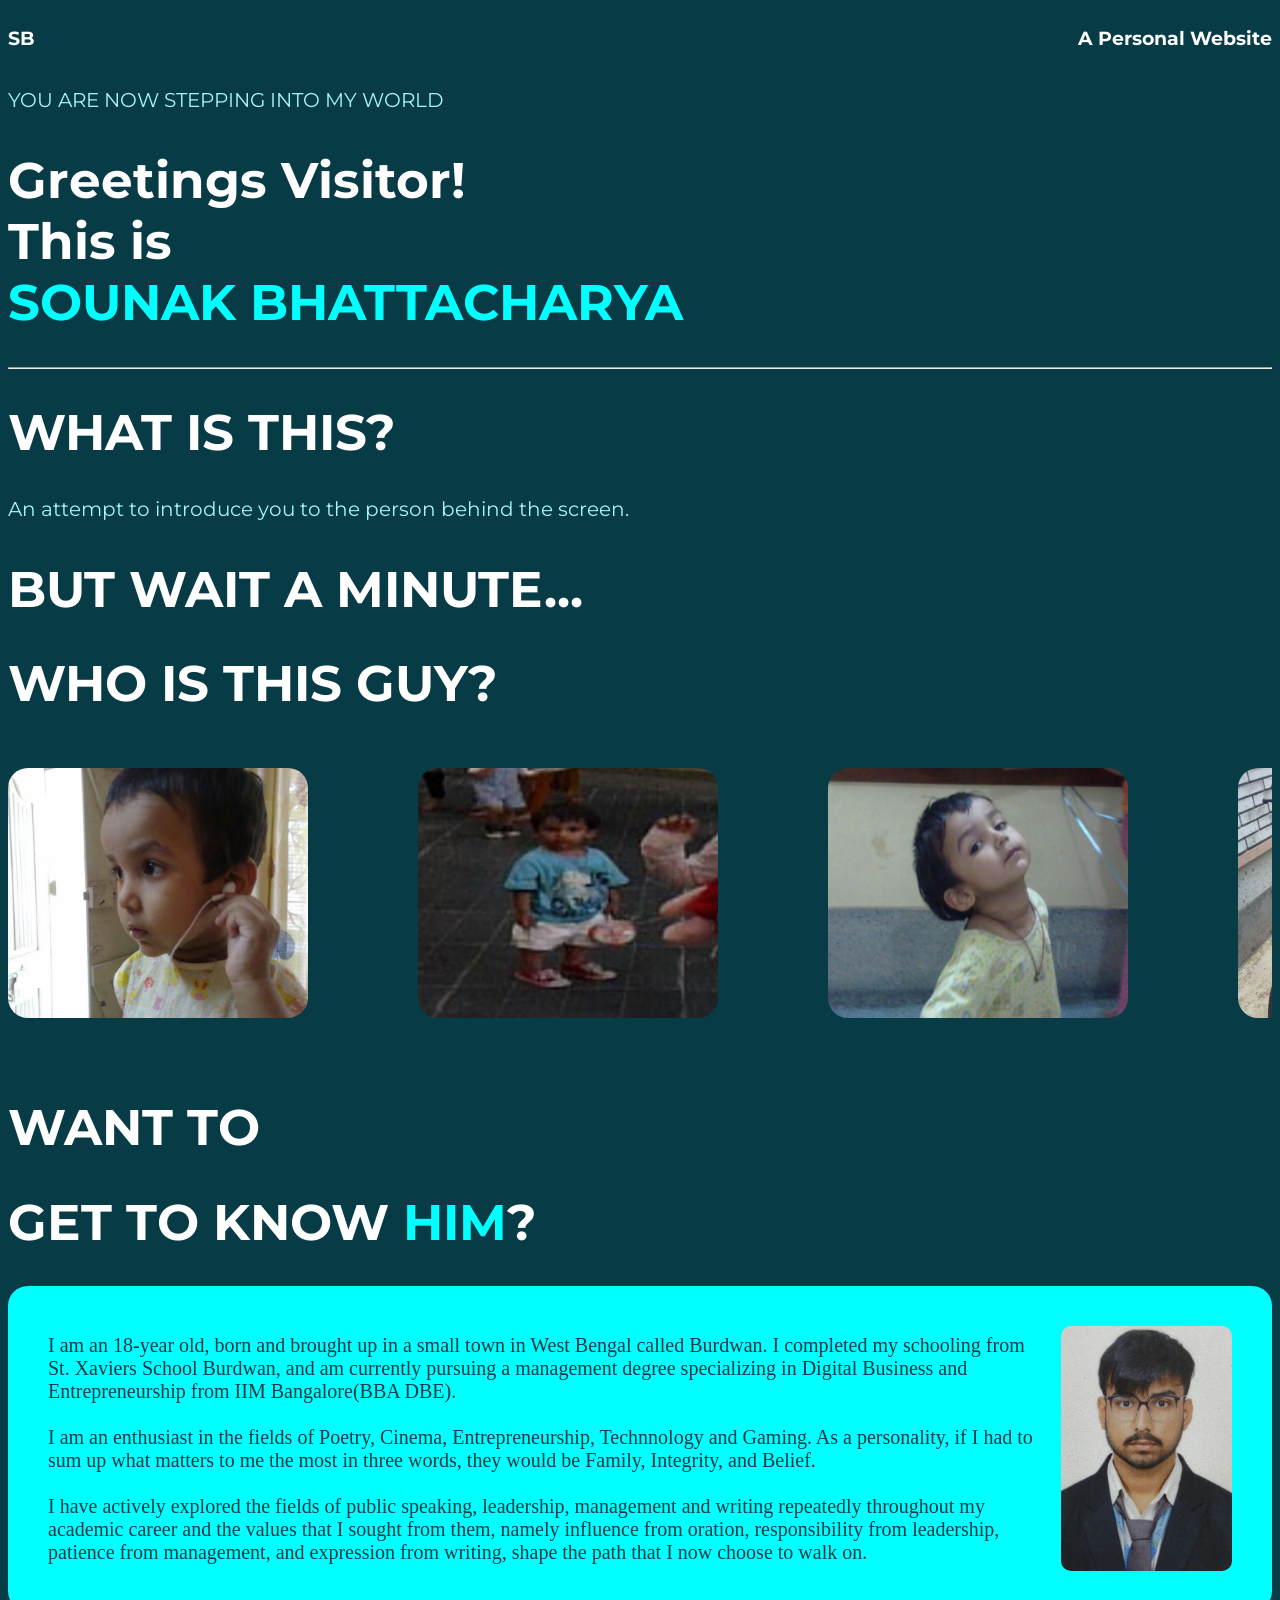
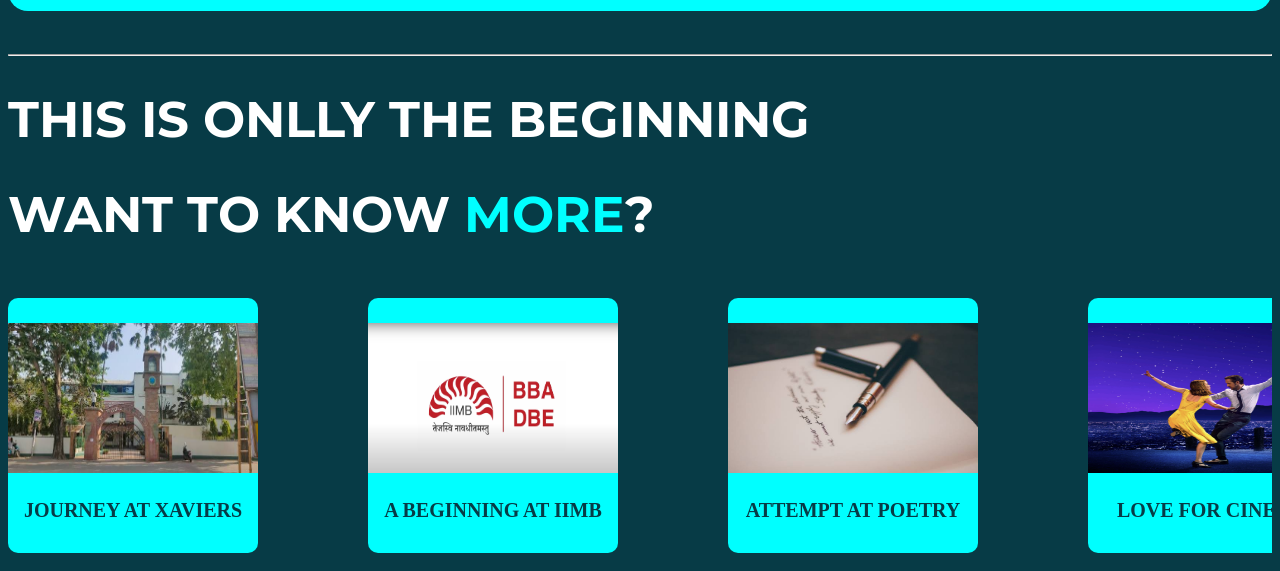
<file: Index.html>
<!DOCTYPE html>
<html lang="en">
<head>
    <meta charset="UTF-8">
    <meta name="viewport" content="width=device-width, initial-scale=1.0">
    <title>Home Page</title>
    <link rel="preconnect" href="https://fonts.googleapis.com">
<link rel="preconnect" href="https://fonts.gstatic.com" crossorigin>
<link href="https://fonts.googleapis.com/css2?family=Montserrat:ital,wght@0,100..900;1,100..900&display=swap" rel="stylesheet">

</head>
<body>
    <link rel="stylesheet" href="./IndexStyle.css">
    <header>
    <h3>SB</h3>
    <h3>A Personal Website</h3>
    </header>
    <p>YOU ARE NOW STEPPING INTO MY WORLD</p>
    <h1>Greetings Visitor! <br> This is <br> <span class="aqua">SOUNAK BHATTACHARYA</span> </h1>
    <hr>
    <h1>WHAT IS THIS?</h1>
    <p>An attempt to introduce you to the person behind the screen.</p>
    <h1>BUT WAIT A MINUTE...</h1>
    <h1>WHO IS THIS GUY?</h1>
    <div class="carousel">
    <div class="images">
        <div class="image">
            <img src="./baby1.jpeg" alt="">
        </div>
        <div class="image">
            <img src="./baby2.jpeg" alt="">
        </div>
        <div class="image">
            <img src="./baby3.jpeg" alt="">
        </div>
        <div class="image">
            <img src="./baby4.jpeg" alt="">
        </div>
        <div class="image">
            <img src="./baby5.jpeg" alt="">
        </div>
         <div class="image">
            <img src="./baby1.jpeg" alt="">
        </div>
        <div class="image">
            <img src="./baby2.jpeg" alt="">
        </div>
        <div class="image">
            <img src="./baby3.jpeg" alt="">
        </div>
        <div class="image">
            <img src="./baby4.jpeg" alt="">
        </div>
        <div class="image">
            <img src="./baby5.jpeg" alt="">
        </div>
        
    </div>
</div>
<br>
<h1>WANT TO</h1>
<H1>GET TO KNOW <span class="aqua">HIM</span>?</H1>
<div class="Intro"> 
    <P>I am an 18-year old, born and brought up in a small town in West Bengal called Burdwan. I completed my schooling from St. Xaviers School Burdwan, and am currently pursuing a management degree specializing in Digital Business and Entrepreneurship from IIM Bangalore(BBA DBE). <br><br> I  am an enthusiast in the fields of Poetry, Cinema, Entrepreneurship, Technnology and Gaming. As a personality, if I had to sum up what matters to me the most in three words, they would be Family, Integrity, and Belief.<br><br> I have actively explored the fields of public speaking, leadership, management and writing repeatedly throughout my academic career and the values that I sought from them, namely influence from oration, responsibility from leadership, patience from management, and expression from writing, shape the path that I now  choose to walk on. </P>
    <img src="./Student Photo.jpg" alt="Photo of Sounak">
</div>
<br>
<hr>
<h1>THIS IS ONLLY THE BEGINNING</h1>
<h1>WANT TO KNOW <span class="aqua">MORE</span>?</h1>

 <div class="carousel">
         <div class="blocks">
       
            <a href="./School.html">
                <div class="block">
               <img src="./sxcimage.jpg" alt="">
                <p>JOURNEY AT XAVIERS</p>
             </div>
            </a> 
             <a href="./College.html"><div class="block">
            <img src="./BBA-DBE-1.png" alt="">
            <p>A BEGINNING AT IIMB</p>
            </div>
            </a>
            <a href="./Poetry.html">
                <div class="block">
            <img src="./images.jpg" alt="">
            <p>ATTEMPT AT POETRY</p>
            </div>
            </a>
            <a href="./Cinema.html">
                <div class="block">
            <img src="./Screenshot 2026-11-12 194831.png" alt="">
            <p>LOVE FOR CINEMA</p>
            </div>
             </a>
              <a href="./Contact.html">
                <div class="block">
               <img src="./connect.jpeg" alt="">
                <p>CONNECT WITH ME</p>
             </div>
            </a> 
           
              <a href="./School.html">
                <div class="block">
               <img src="./sxcimage.jpg" alt="">
                <p>JOURNEY AT XAVIERS</p>
             </div>
            </a> 
             <a href="./College.html"><div class="block">
            <img src="./BBA-DBE-1.png" alt="">
            <p>A BEGINNING AT IIMB</p>
            </div>
            </a>
            <a href="./Poetry.html">
                <div class="block">
            <img src="./images.jpg" alt="">
            <p>ATTEMPT AT POETRY</p>
            </div>
            </a>
            <a href="./Cinema.html">
                <div class="block">
            <img src="./Screenshot 2026-11-12 194831.png" alt="">
            <p>LOVE FOR CINEMA</p>
            </div>
           </a>
            <a href="./Contact.html">
                <div class="block">
               <img src="./connect.jpeg" alt="">
                <p>CONNECT WITH ME</p>
             </div>
            </a> 
            
       </div>
   </div>

   
   
   
   
   
    
    
    
    
</body>
</html>
</file>
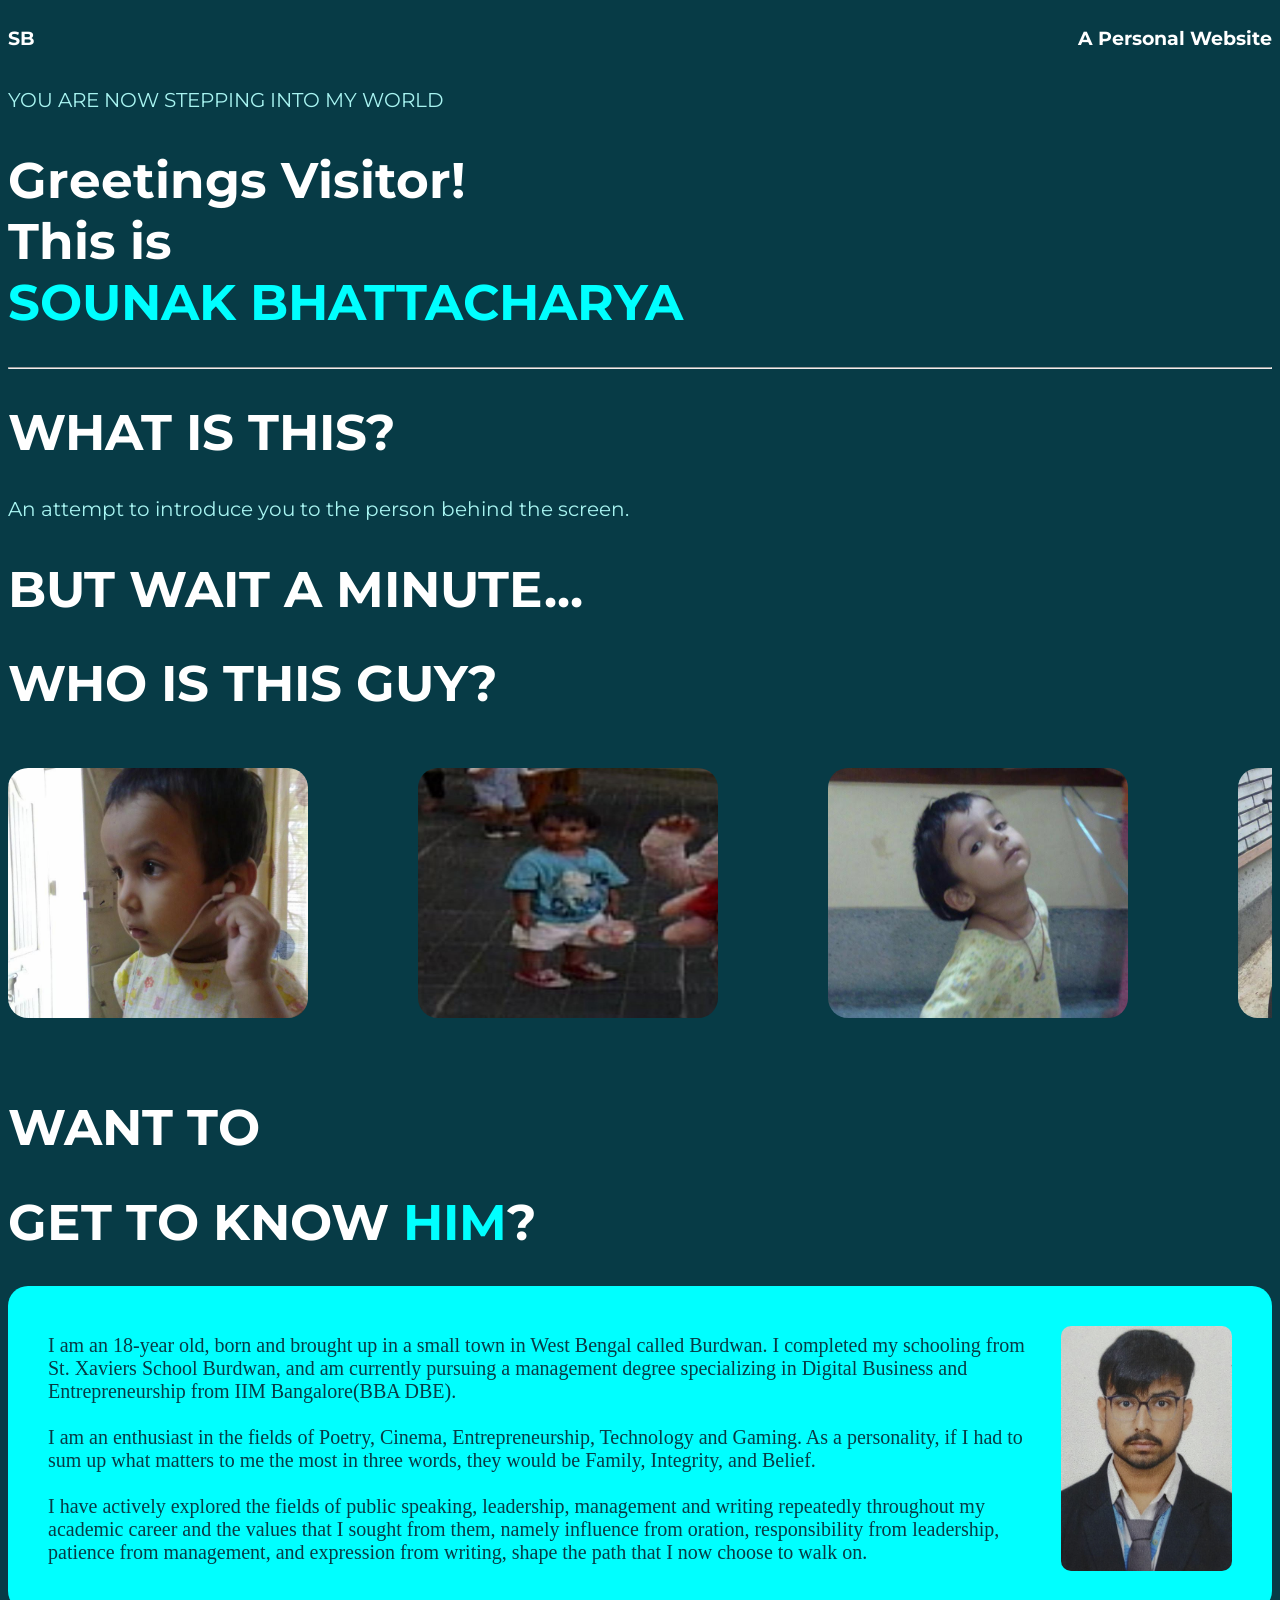
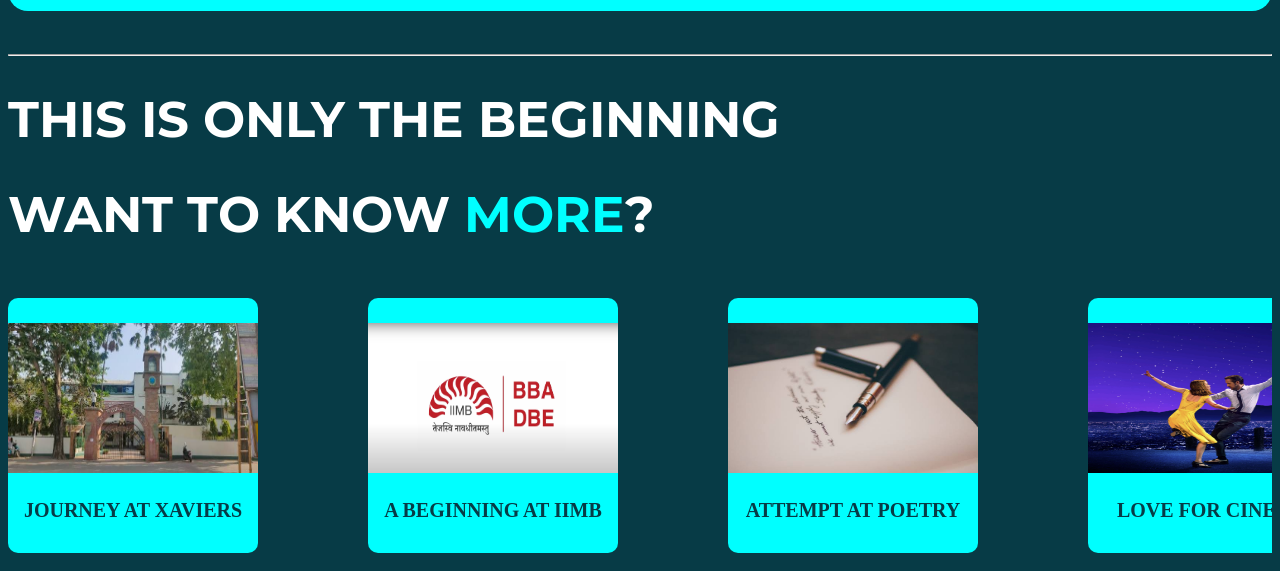
<file: index.html>
<!DOCTYPE html>
<html lang="en">
<head>
    <meta charset="UTF-8">
    <meta name="viewport" content="width=device-width, initial-scale=1.0">
    <title>Home Page</title>
    <link rel="preconnect" href="https://fonts.googleapis.com">
<link rel="preconnect" href="https://fonts.gstatic.com" crossorigin>
<link href="https://fonts.googleapis.com/css2?family=Montserrat:ital,wght@0,100..900;1,100..900&display=swap" rel="stylesheet">

</head>
<body>
    <link rel="stylesheet" href="./IndexStyle.css">
    <header>
    <h3>SB</h3>
    <h3>A Personal Website</h3>
    </header>
    <p>YOU ARE NOW STEPPING INTO MY WORLD</p>
    <h1>Greetings Visitor! <br> This is <br> <span class="aqua">SOUNAK BHATTACHARYA</span> </h1>
    <hr>
    <h1>WHAT IS THIS?</h1>
    <p>An attempt to introduce you to the person behind the screen.</p>
    <h1>BUT WAIT A MINUTE...</h1>
    <h1>WHO IS THIS GUY?</h1>
    <div class="carousel">
    <div class="images">
        <div class="image">
            <img src="./baby1.jpeg" alt="">
        </div>
        <div class="image">
            <img src="./baby2.jpeg" alt="">
        </div>
        <div class="image">
            <img src="./baby3.jpeg" alt="">
        </div>
        <div class="image">
            <img src="./baby4.jpeg" alt="">
        </div>
        <div class="image">
            <img src="./baby5.jpeg" alt="">
        </div>
         <div class="image">
            <img src="./baby1.jpeg" alt="">
        </div>
        <div class="image">
            <img src="./baby2.jpeg" alt="">
        </div>
        <div class="image">
            <img src="./baby3.jpeg" alt="">
        </div>
        <div class="image">
            <img src="./baby4.jpeg" alt="">
        </div>
        <div class="image">
            <img src="./baby5.jpeg" alt="">
        </div>
        
    </div>
</div>
<br>
<h1>WANT TO</h1>
<H1>GET TO KNOW <span class="aqua">HIM</span>?</H1>
<div class="Intro"> 
    <P>I am an 18-year old, born and brought up in a small town in West Bengal called Burdwan. I completed my schooling from St. Xaviers School Burdwan, and am currently pursuing a management degree specializing in Digital Business and Entrepreneurship from IIM Bangalore(BBA DBE). <br><br> I  am an enthusiast in the fields of Poetry, Cinema, Entrepreneurship, Technology and Gaming. As a personality, if I had to sum up what matters to me the most in three words, they would be Family, Integrity, and Belief.<br><br> I have actively explored the fields of public speaking, leadership, management and writing repeatedly throughout my academic career and the values that I sought from them, namely influence from oration, responsibility from leadership, patience from management, and expression from writing, shape the path that I now  choose to walk on. </P>
    <img src="./Student Photo.jpg" alt="Photo of Sounak">
</div>
<br>
<hr>
<h1>THIS IS ONLY THE BEGINNING</h1>
<h1>WANT TO KNOW <span class="aqua">MORE</span>?</h1>

 <div class="carousel">
         <div class="blocks">
       
            <a href="./School.html">
                <div class="block">
               <img src="./sxcimage.jpg" alt="">
                <p>JOURNEY AT XAVIERS</p>
             </div>
            </a> 
             <a href="./College.html"><div class="block">
            <img src="./BBA-DBE-1.png" alt="">
            <p>A BEGINNING AT IIMB</p>
            </div>
            </a>
            <a href="./Poetry.html">
                <div class="block">
            <img src="./images.jpg" alt="">
            <p>ATTEMPT AT POETRY</p>
            </div>
            </a>
            <a href="./Cinema.html">
                <div class="block">
            <img src="./Screenshot 2026-11-12 194831.png" alt="">
            <p>LOVE FOR CINEMA</p>
            </div>
             </a>
              <a href="./Contact.html">
                <div class="block">
               <img src="./connect.jpeg" alt="">
                <p>CONNECT WITH ME</p>
             </div>
            </a> 
           
              <a href="./School.html">
                <div class="block">
               <img src="./sxcimage.jpg" alt="">
                <p>JOURNEY AT XAVIERS</p>
             </div>
            </a> 
             <a href="./College.html"><div class="block">
            <img src="./BBA-DBE-1.png" alt="">
            <p>A BEGINNING AT IIMB</p>
            </div>
            </a>
            <a href="./Poetry.html">
                <div class="block">
            <img src="./images.jpg" alt="">
            <p>ATTEMPT AT POETRY</p>
            </div>
            </a>
            <a href="./Cinema.html">
                <div class="block">
            <img src="./Screenshot 2026-11-12 194831.png" alt="">
            <p>LOVE FOR CINEMA</p>
            </div>
           </a>
            <a href="./Contact.html">
                <div class="block">
               <img src="./connect.jpeg" alt="">
                <p>CONNECT WITH ME</p>
             </div>
            </a> 
            
       </div>
   </div>

   
   
   
   
   
    
    
    
    
</body>
</html>
</file>
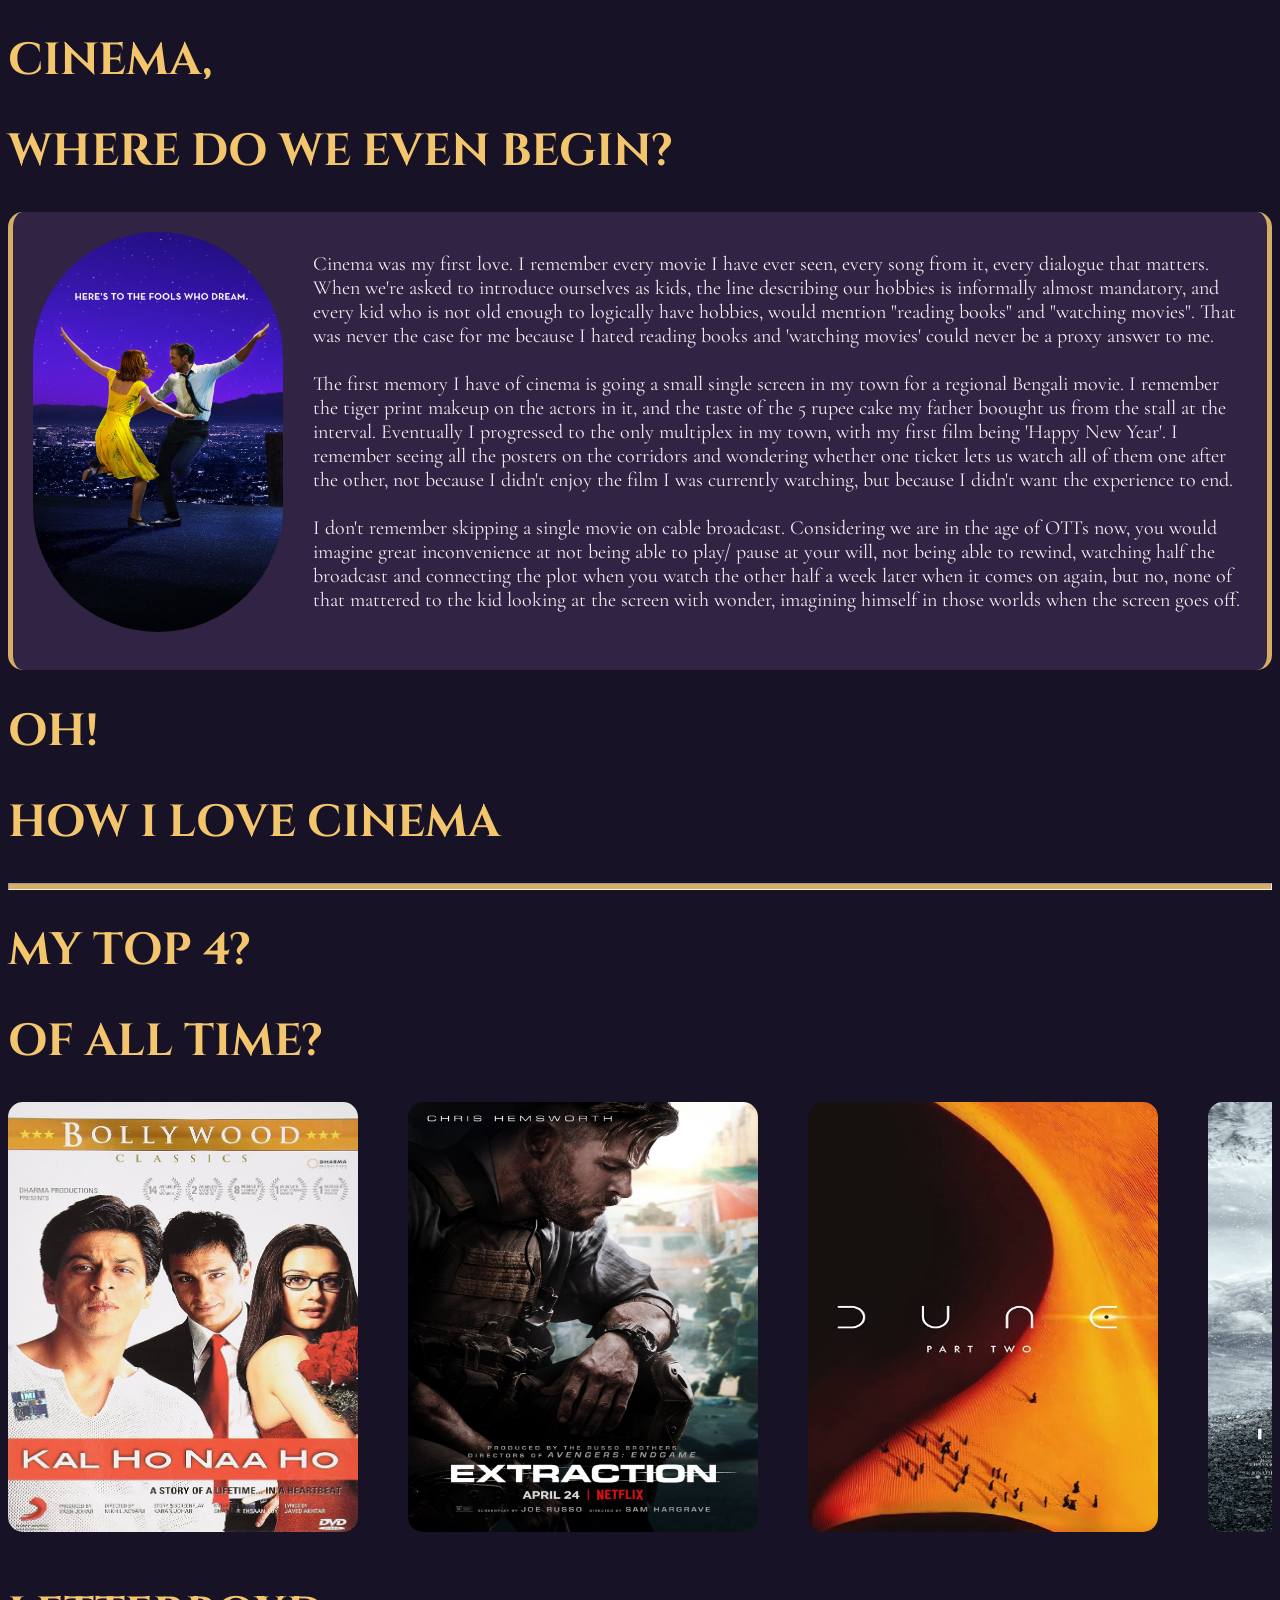
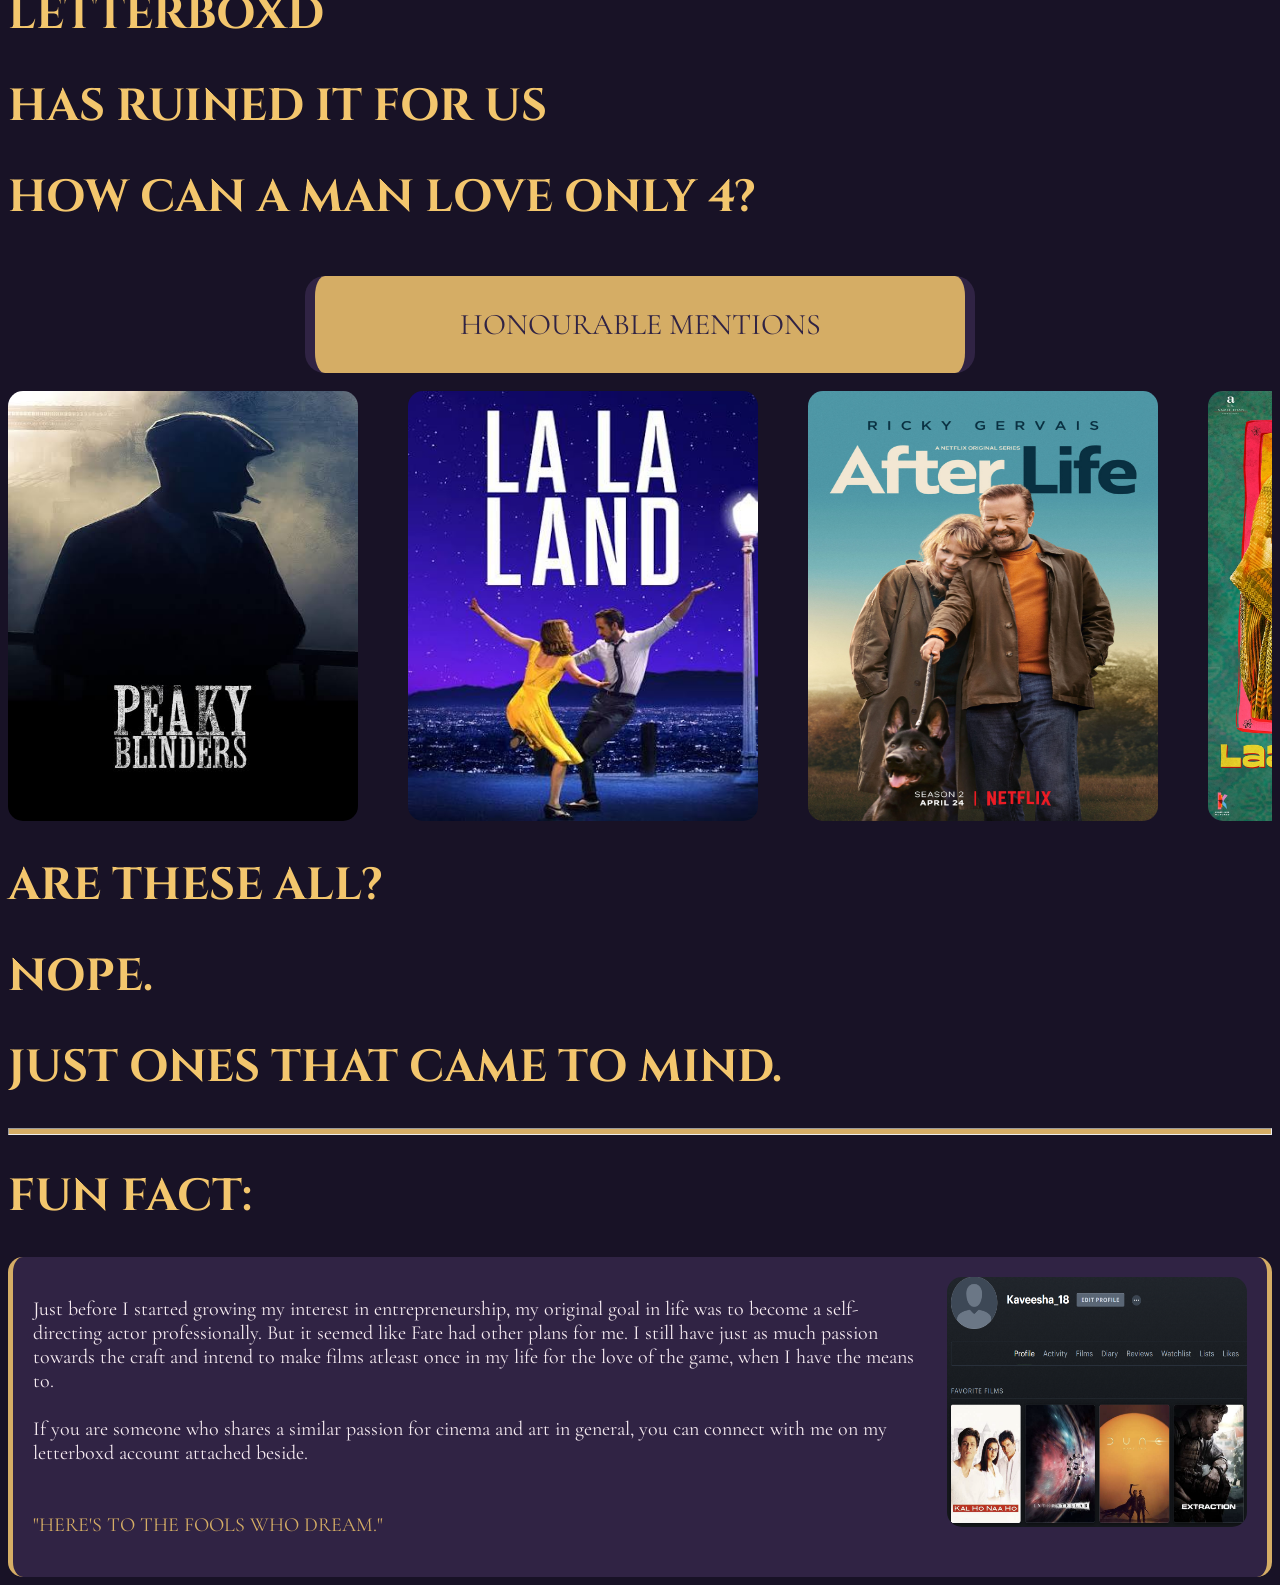
<file: Cinema.html>
<!DOCTYPE html>
<html lang="en">
<head>
    <meta charset="UTF-8">
    <meta name="viewport" content="width=device-width, initial-scale=1.0">
    <title>Sounak's Love For Cinema</title>
    <link rel="preconnect" href="https://fonts.googleapis.com">
<link rel="preconnect" href="https://fonts.gstatic.com" crossorigin>
<link href="https://fonts.googleapis.com/css2?family=BBH+Bogle&family=Cinzel:wght@400..900&family=Cormorant+Garamond:ital,wght@0,300..700;1,300..700&family=Explora&family=Momo+Signature&family=Montserrat:ital,wght@0,100..900;1,100..900&family=Playfair+Display:ital,wght@0,400..900;1,400..900&family=Redaction+10:ital,wght@0,400;0,700;1,400&display=swap" rel="stylesheet">
</head>
<body>
    <link rel="stylesheet" href="./Cinema.css">
    <h1>CINEMA,</h1>
    <h1>WHERE DO WE EVEN BEGIN?</h1>
     <div class="intro">
        <div class="image1">
            <img src="./lalaland.jpg" alt="">
        </div>
        <div class="text">
            <p>Cinema was my first love. I remember every movie I have ever seen, every song from it, every dialogue that matters. When we're asked to introduce ourselves as kids, the line describing our hobbies is informally almost mandatory, and every kid who is not old enough to logically have hobbies, would mention "reading books" and "watching movies". That was never the case for me because I hated reading books and 'watching movies' could never be a proxy answer to me. <br><br> The first memory I have of cinema is going a small single screen in my town for a regional Bengali movie. I remember the tiger print makeup on the actors in it, and the taste of the 5 rupee cake my father boought us from the stall at the interval. Eventually I progressed to the only multiplex in my town, with my first film being 'Happy New Year'. I remember seeing all the posters on the corridors and wondering whether one ticket lets us watch all of them one after the other, not because I didn't enjoy the film I was currently watching, but because I didn't want the experience to end. <br><br> I don't remember skipping a single movie on cable broadcast. Considering we are in the age of OTTs now, you would imagine great inconvenience at not being able to play/ pause at your will, not being able to rewind, watching half the broadcast and connecting the plot when you watch the other half a week later when it comes on again, but no, none of that mattered to the kid looking at the screen with wonder, imagining himself in those worlds when the screen goes off.</p> <br>
            
        </div>
    </div>
    <h1>OH!</h1>
    <H1>HOW I LOVE CINEMA</H1>
    <hr>
    <h1>MY TOP 4?</h1>
    <h1>OF ALL TIME?</h1>
    <div class="carousel">
        <div class="blocks">
           <div class="block">
                <img src="./KHNH.jpg" alt="">
            </div>
                       <div class="block">
                <img src="./EXTRACTION.jpg" alt="">
            </div>
                       <div class="block">
                <img src="./DUNE2.jpg" alt="">
            </div>
                       <div class="block">
                <img src="./Interstellar.jpg" alt="">
            </div>
             <div class="block">
                <img src="./KHNH.jpg" alt="">
            </div>
                       <div class="block">
                <img src="./EXTRACTION.jpg" alt="">
            </div>
                       <div class="block">
                <img src="./DUNE2.jpg" alt="">
            </div>
                       <div class="block">
                <img src="./Interstellar.jpg" alt="">
            </div>
        </div> 
    </div>
<br>
    <h1>LETTERBOXD </h1>
    <h1>HAS RUINED IT FOR US</h1>
    <H1>HOW CAN A MAN LOVE ONLY 4?</H1>
    <br>
    <div class="wrapper">
        <div class="head">
            <p>HONOURABLE MENTIONS</p>
        </div>
    </div>
<br>
    <div class="carousel">
        <div class="blocks">
           <div class="block">
                <img src="./peaky.jpg" alt="">
            </div>
                       <div class="block">
                <img src="./lala.jpg" alt="">
            </div>
                       <div class="block">
                <img src="./afterlife.jpg" alt="">
            </div>
                       <div class="block">
                <img src="./lapata.jpg" alt="">
            </div>
             <div class="block">
                <img src="./jamtara.jpg" alt="">
            </div>
                       <div class="block">
                <img src="guilty.jpg" alt="">
            </div>
             <div class="block">
                <img src="./peaky.jpg" alt="">
            </div>
                       <div class="block">
                <img src="./lala.jpg" alt="">
            </div>
                       <div class="block">
                <img src="./afterlife.jpg" alt="">
            </div>
                       <div class="block">
                <img src="./lapata.jpg" alt="">
            </div>
             <div class="block">
                <img src="./jamtara.jpg" alt="">
            </div>
                       <div class="block">
                <img src="guilty.jpg" alt="">
            </div>
        </div> 
    </div>

    <h1>ARE THESE ALL?</h1>
    <h1>NOPE.</h1>
    <h1>JUST ONES THAT CAME TO MIND.</h1>
    <hr>
    <h1>FUN FACT:</h1>
    <div class="intro">
        <div class="text">
            <p>Just before I started growing my interest in entrepreneurship, my original goal in life was to become a self-directing actor professionally. But it seemed like Fate had other plans for me. I still have just as much passion towards the craft and intend to make films atleast once in my life for the love of the game, when I have the means to. <br><br>If you are someone who shares a similar passion for cinema and art in general, you can connect with me on my letterboxd account attached beside. <br><br> <br> <span class="gold"> "HERE'S TO THE FOOLS WHO DREAM."</span></p>
        </div>
        <div class="image2">
          <a href="https://letterboxd.com/Kaveesha_18/"> <img src="./letterboxd.png" alt=""></a> 
        </div>
    </div>

    

</body>
</html>
</file>
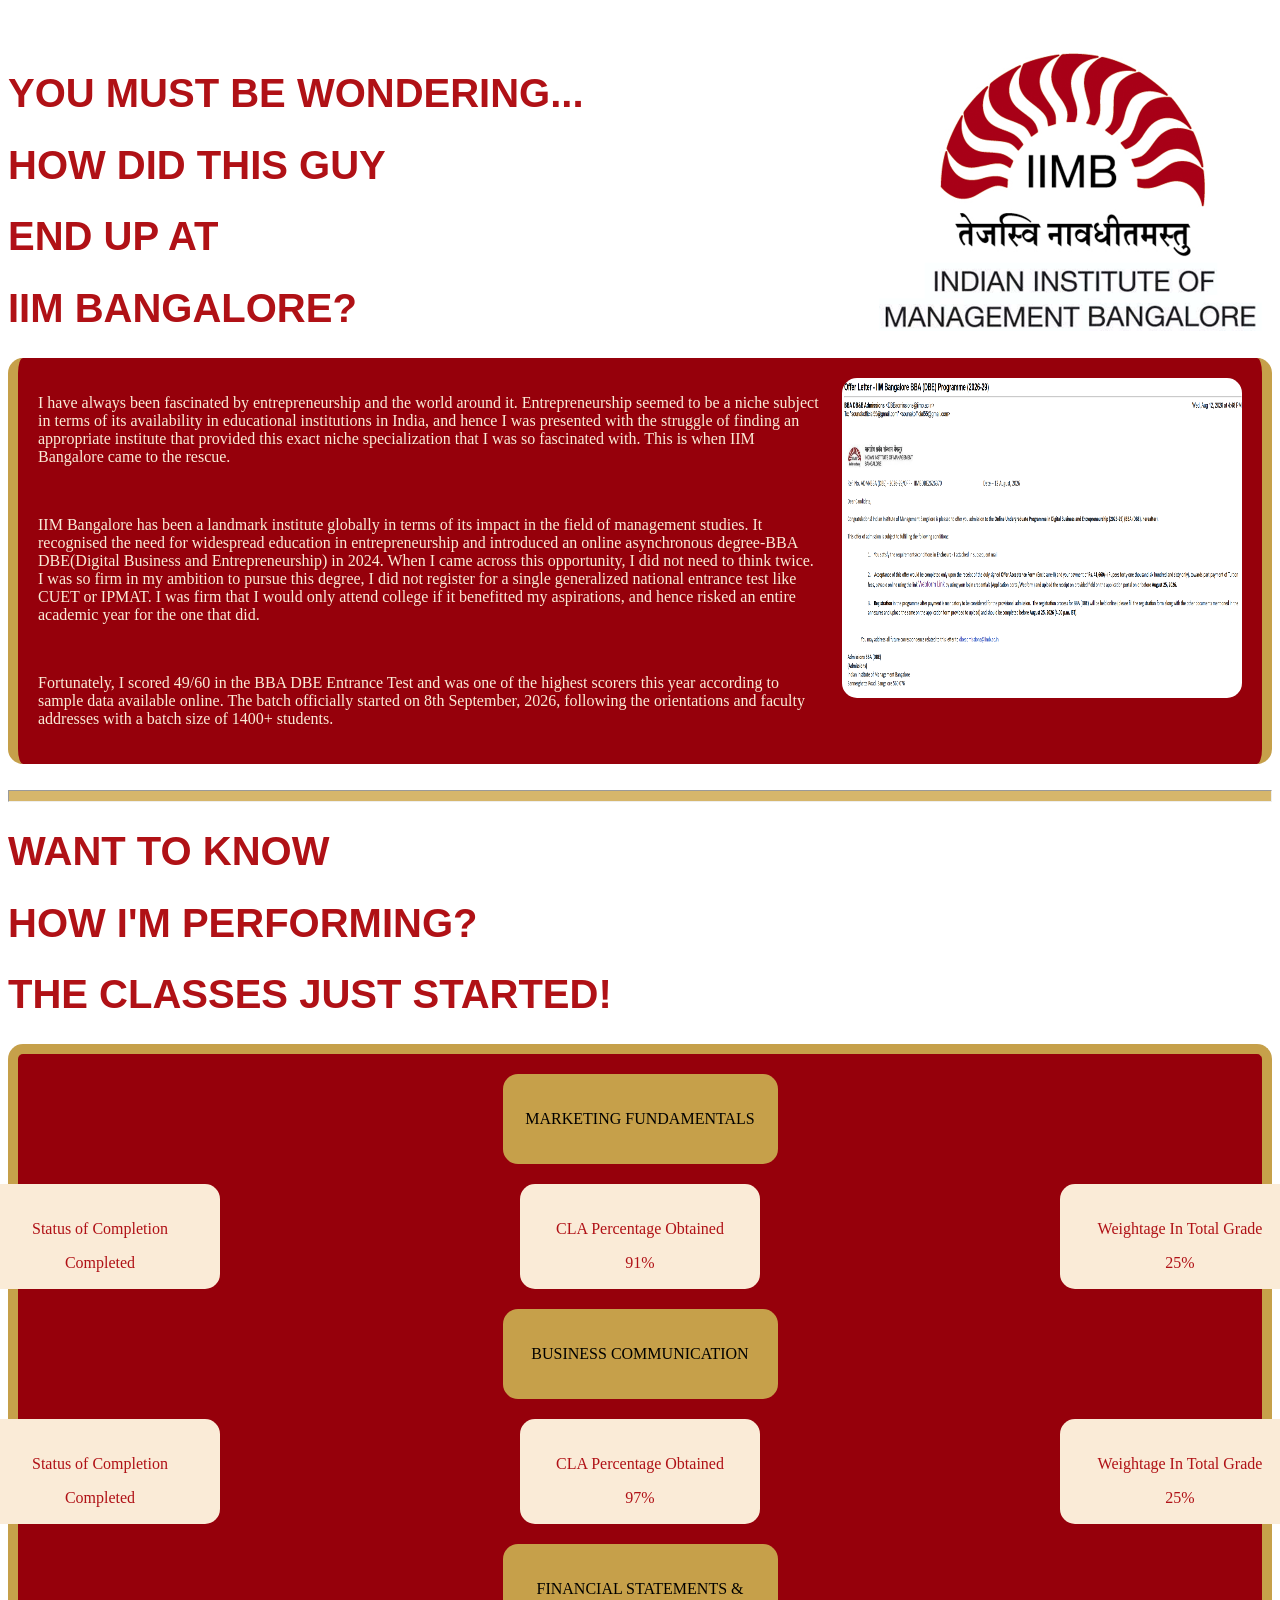
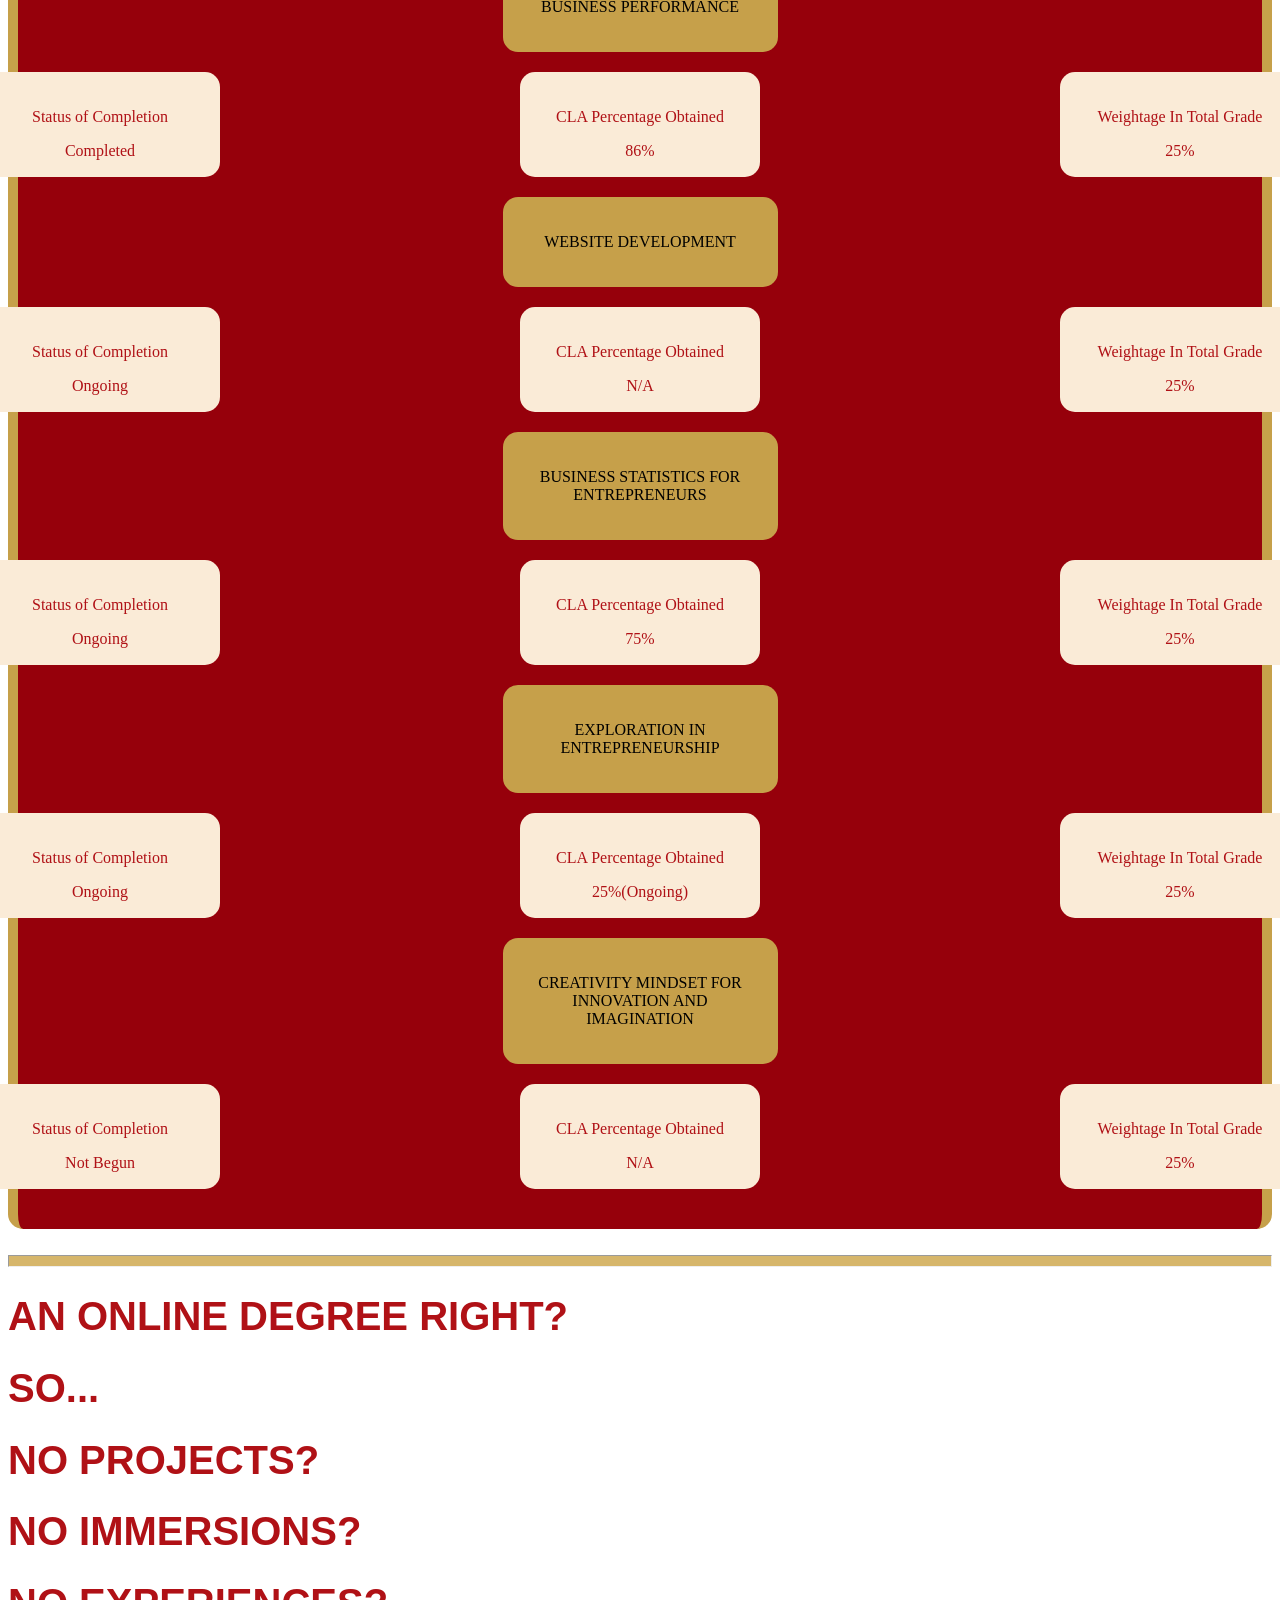
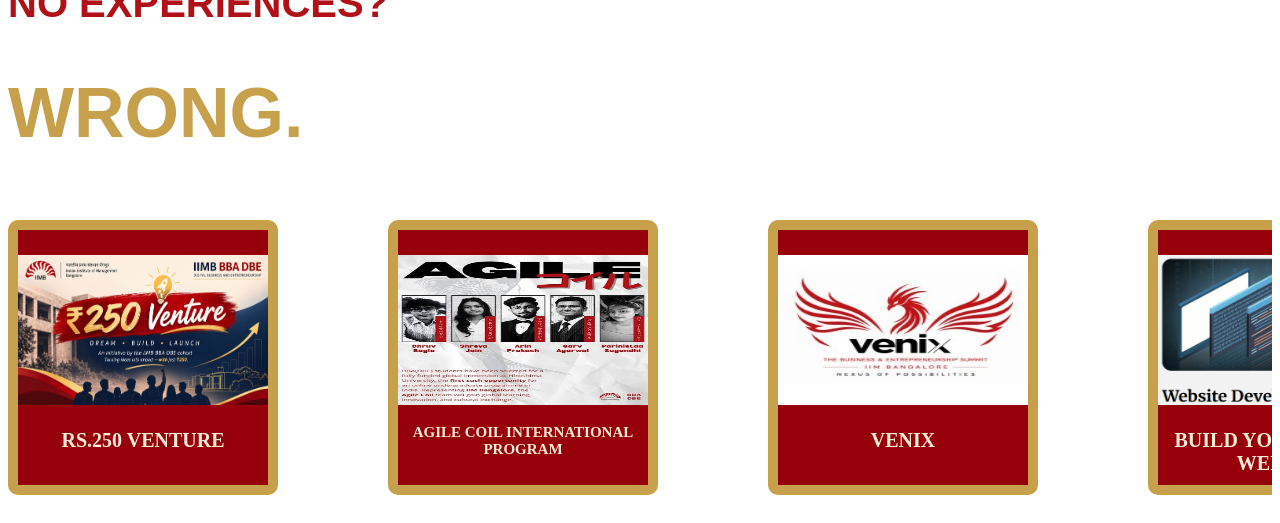
<file: College.html>
<!DOCTYPE html>
<html lang="en">
<head>
    <meta charset="UTF-8">
    <meta name="viewport" content="width=device-width, initial-scale=1.0">
    <title>Sounak's Experience at College</title>
</head>
<body>
    <link rel="stylesheet" href="./CollegeStyle.css">
    <div class="intro">
        <div class="heading">
            <br><br>
            <h1>YOU MUST BE WONDERING...</h1>
    <h1>HOW DID THIS GUY </h1>
    <H1>END UP AT</H1>
    <H1>IIM BANGALORE?</H1>
</div>
    <div class="introimg">
        <img src="./logo3.png" alt="">
    </div>
    </div>
    <div class="paragraph">
        <div class="paratext">
            <p>I have always been fascinated by entrepreneurship and the world around it. Entrepreneurship seemed to be a niche subject in terms of its availability in educational institutions in India, and hence I was presented with the struggle of finding an appropriate institute that provided this exact niche specialization that I was so fascinated with. This is when IIM Bangalore came to the rescue.</p> <br>
             <p>IIM Bangalore has been a landmark institute globally in terms of its impact in the field of management studies. It recognised the need for widespread education in entrepreneurship and introduced an online asynchronous degree-BBA DBE(Digital Business and Entrepreneurship) in 2024. When I came across this opportunity, I did not need to think twice. I was so firm in my ambition to pursue this degree, I did not register for a single generalized national entrance test like CUET or IPMAT. I was firm that I would only attend college if it benefitted my aspirations, and hence risked an entire academic year for the one that did.</p><br>
             <p>Fortunately, I scored 49/60 in the BBA DBE Entrance Test and was one of the highest scorers this year according to sample data available online. The batch officially started on 8th September, 2026, following the orientations and faculty addresses with a batch size of 1400+ students.</p>
            </div>
            <div class="paraimg">
                <img src="./offer letter.png" alt="">
            </div>
    </div>
    <br>

    <hr>
    <h1>WANT TO KNOW</h1>
     <h1>HOW I'M PERFORMING?</h1>
    <H1>THE CLASSES JUST STARTED!</H1>

    <div class="academics">
        <div class="subject">
            <p>MARKETING FUNDAMENTALS</p>
        </div>
        <div class="categories">
            <div class="data">
                <p>	Status of Completion</p>
                <p>Completed</p>
            </div>
            <div class="data">
                <p>	CLA Percentage Obtained</p>
                <p>91%</p>
            </div>
            <div class="data">
                <p>	Weightage In Total Grade</p>
                <p>25%</p>
            </div>
        </div>
        <div class="subject">
            <p>BUSINESS COMMUNICATION</p>
        </div>
        <div class="categories">
            <div class="data">
                <p>	Status of Completion</p>
                <p>Completed</p>
            </div>
            <div class="data">
                <p>	CLA Percentage Obtained</p>
                <p>97%</p>
            </div>
            <div class="data">
                <p>	Weightage In Total Grade</p>
                <p>25%</p>
            </div>
        </div>
         <div class="subject">
            <p>FINANCIAL STATEMENTS & BUSINESS PERFORMANCE</p>
        </div>
        <div class="categories">
            <div class="data">
                <p>	Status of Completion</p>
                <p>Completed</p>
            </div>
            <div class="data">
                <p>	CLA Percentage Obtained</p>
                <p>86%</p>
            </div>
            <div class="data">
                <p>	Weightage In Total Grade</p>
                <p>25%</p>
            </div>
        </div>
         <div class="subject">
            <p>WEBSITE DEVELOPMENT</p>
        </div>
        <div class="categories">
            <div class="data">
                <p>	Status of Completion</p>
                <p>Ongoing</p>
            </div>
            <div class="data">
                <p>	CLA Percentage Obtained</p>
                <p>N/A</p>
            </div>
            <div class="data">
                <p>	Weightage In Total Grade</p>
                <p>25%</p>
            </div>
        </div>
         <div class="subject">
            <p>BUSINESS STATISTICS FOR ENTREPRENEURS</p>
        </div>
        <div class="categories">
            <div class="data">
                <p>	Status of Completion</p>
                <p>Ongoing</p>
            </div>
            <div class="data">
                <p>	CLA Percentage Obtained</p>
                <p>75%</p>
            </div>
            <div class="data">
                <p>	Weightage In Total Grade</p>
                <p>25%</p>
            </div>
        </div>
         <div class="subject">
            <p>EXPLORATION IN ENTREPRENEURSHIP</p>
        </div>
        <div class="categories">
            <div class="data">
                <p>	Status of Completion</p>
                <p>Ongoing</p>
            </div>
            <div class="data">
                <p>	CLA Percentage Obtained</p>
                <p>25%(Ongoing)</p>
            </div>
            <div class="data">
                <p>	Weightage In Total Grade</p>
                <p>25%</p>
            </div>
        </div>
         <div class="subject">
            <p>CREATIVITY MINDSET FOR INNOVATION AND IMAGINATION</p>
        </div>
        <div class="categories">
            <div class="data">
                <p>	Status of Completion</p>
                <p>Not Begun</p>
            </div>
            <div class="data">
                <p>	CLA Percentage Obtained</p>
                <p>N/A</p>
            </div>
            <div class="data">
                <p>	Weightage In Total Grade</p>
                <p>25%</p>
            </div>
        </div>
    </div>
    <br>
     <hr>
     <h1>AN ONLINE DEGREE RIGHT?</h1>
     <H1>SO...</H1>
     <H1>NO PROJECTS?</H1>
     <H1>NO IMMERSIONS?</H1>
     <H1>NO EXPERIENCES?</H1>
     <h1 id="big">WRONG.</h1>

     <div class="carousel">
        <div class="blocks">
              <a href="https://youtu.be/AblxXETfoNs?si=bxhFyT3akuDx-l_u">
                <div class="block">
                 <img src="./250venture.jpeg" alt="">
                 <p>RS.250 VENTURE</p>
                </div>
             </a> 
            <a href="https://www.iimb.ac.in/mijsc/agile-ug.php">
                <div class="block">
                  <img src="./agile coil.jpg" alt="">
                  <p id="smaller">AGILE COIL INTERNATIONAL PROGRAM</p>
               </div>
            </a>
            <a href="https://www.instagram.com/iimbvenix/?hl=en">
                <div class="block">
               <img src="./venix_iim_bangalore_logo.jpg" alt="">
                 <p>VENIX</p>
                </div>
             </a>
          <a href="./Index.html"> 
            <div class="block">
              <img src="./Screenshot 2026-11-15 204456.png" alt="">
              <p>BUILD YOUR RESUME WEBSITE</p>
             </div>
            </a>
           <a href="https://www.instagram.com/unmaad_iimb/?hl=en">
             <div class="block">
            <img src="./Unmaad.jpg" alt="">
            <p>UNMAAD</p>
             </div>
            </a>
              <a href="https://youtu.be/AblxXETfoNs?si=bxhFyT3akuDx-l_u">
                <div class="block">
                 <img src="./250venture.jpeg" alt="">
                 <p>RS.250 VENTURE</p>
                </div>
             </a> 
            <a href="https://www.iimb.ac.in/mijsc/agile-ug.php">
                <div class="block">
                  <img src="./agile coil.jpg" alt="">
                  <p id="smaller">AGILE COIL INTERNATIONAL PROGRAM</p>
               </div>
            </a>
            <a href="https://www.instagram.com/iimbvenix/?hl=en">
                <div class="block">
               <img src="./venix_iim_bangalore_logo.jpg" alt="">
                 <p>VENIX</p>
                </div>
             </a>
          <a href="./Index.html"> 
            <div class="block">
              <img src="./Screenshot 2026-11-15 204456.png" alt="">
              <p>BUILD YOUR RESUME WEBSITE</p>
             </div>
            </a>
           <a href="https://www.instagram.com/unmaad_iimb/?hl=en">
             <div class="block">
            <img src="./Unmaad.jpg" alt="">
            <p>UNMAAD</p>
             </div>
            </a>

           
           
        
            </div>
        </div>

     </div>
     
    
</body>
</html>
</file>
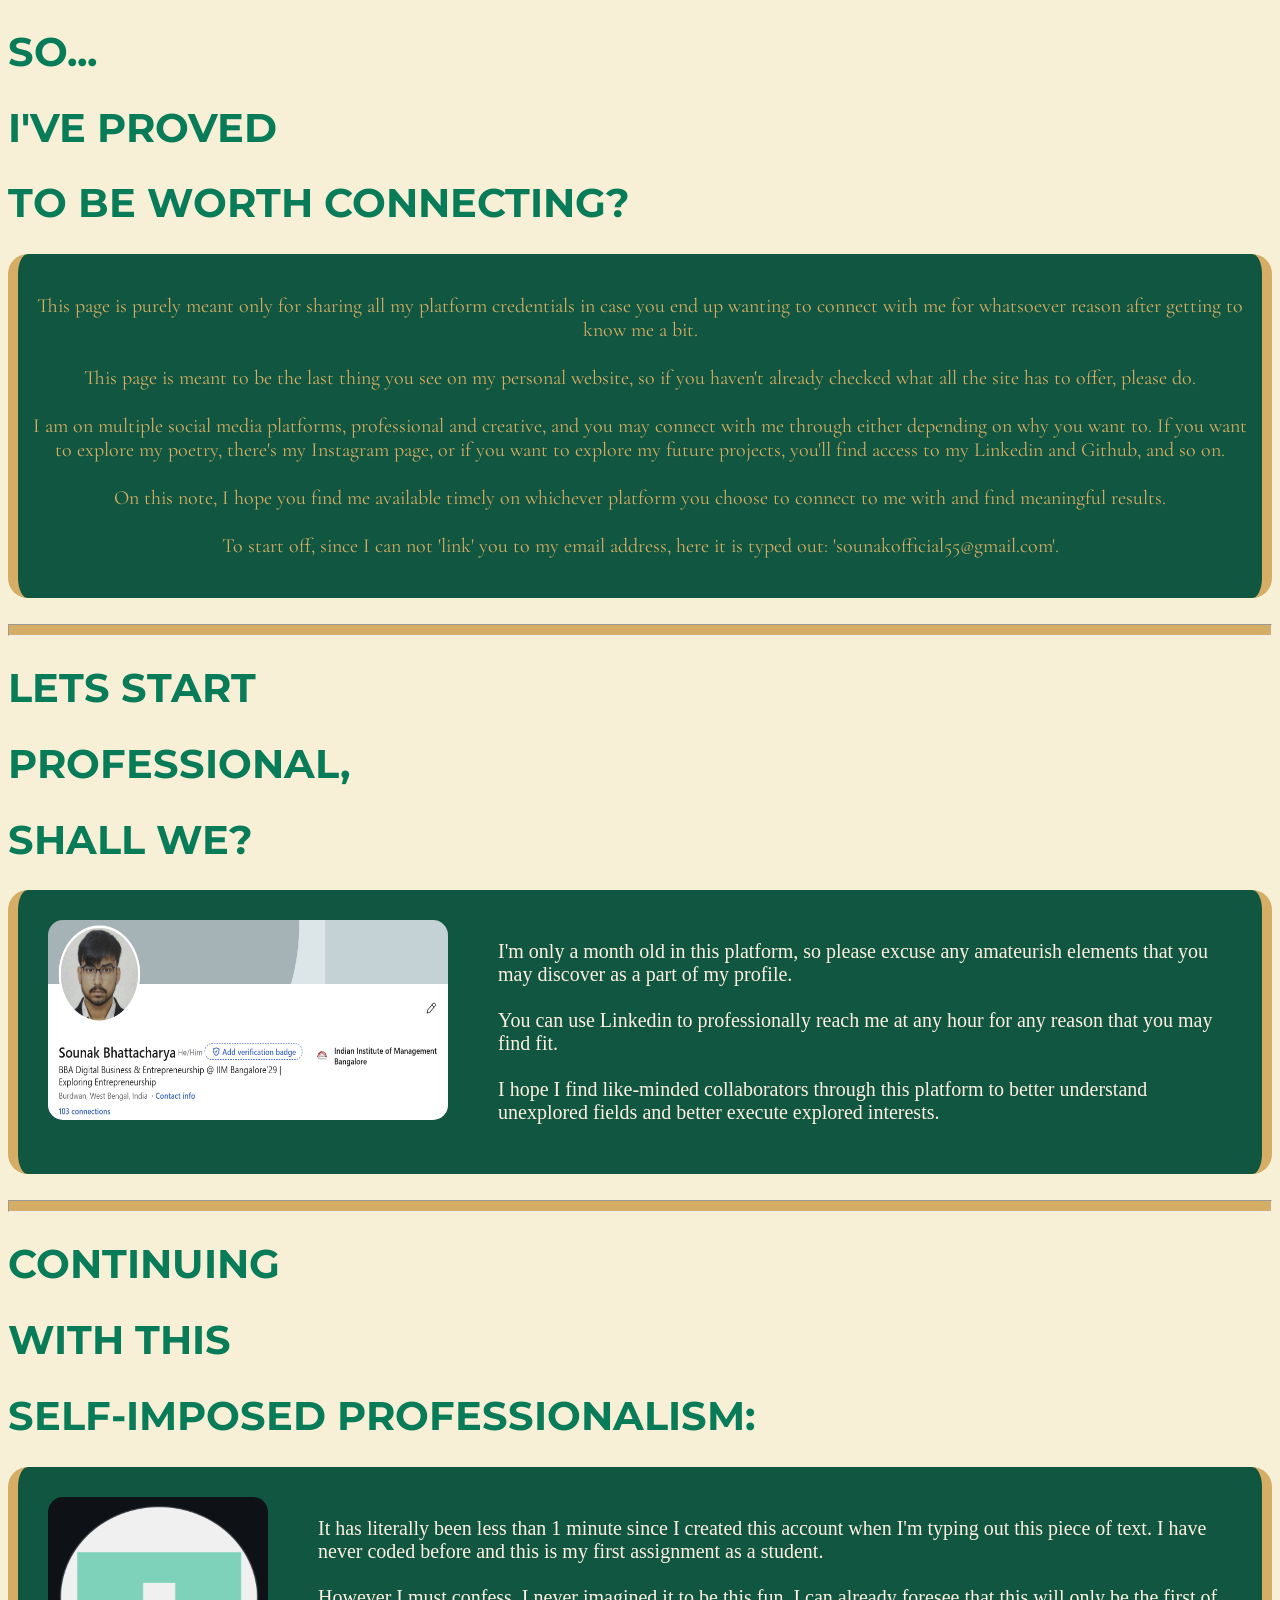
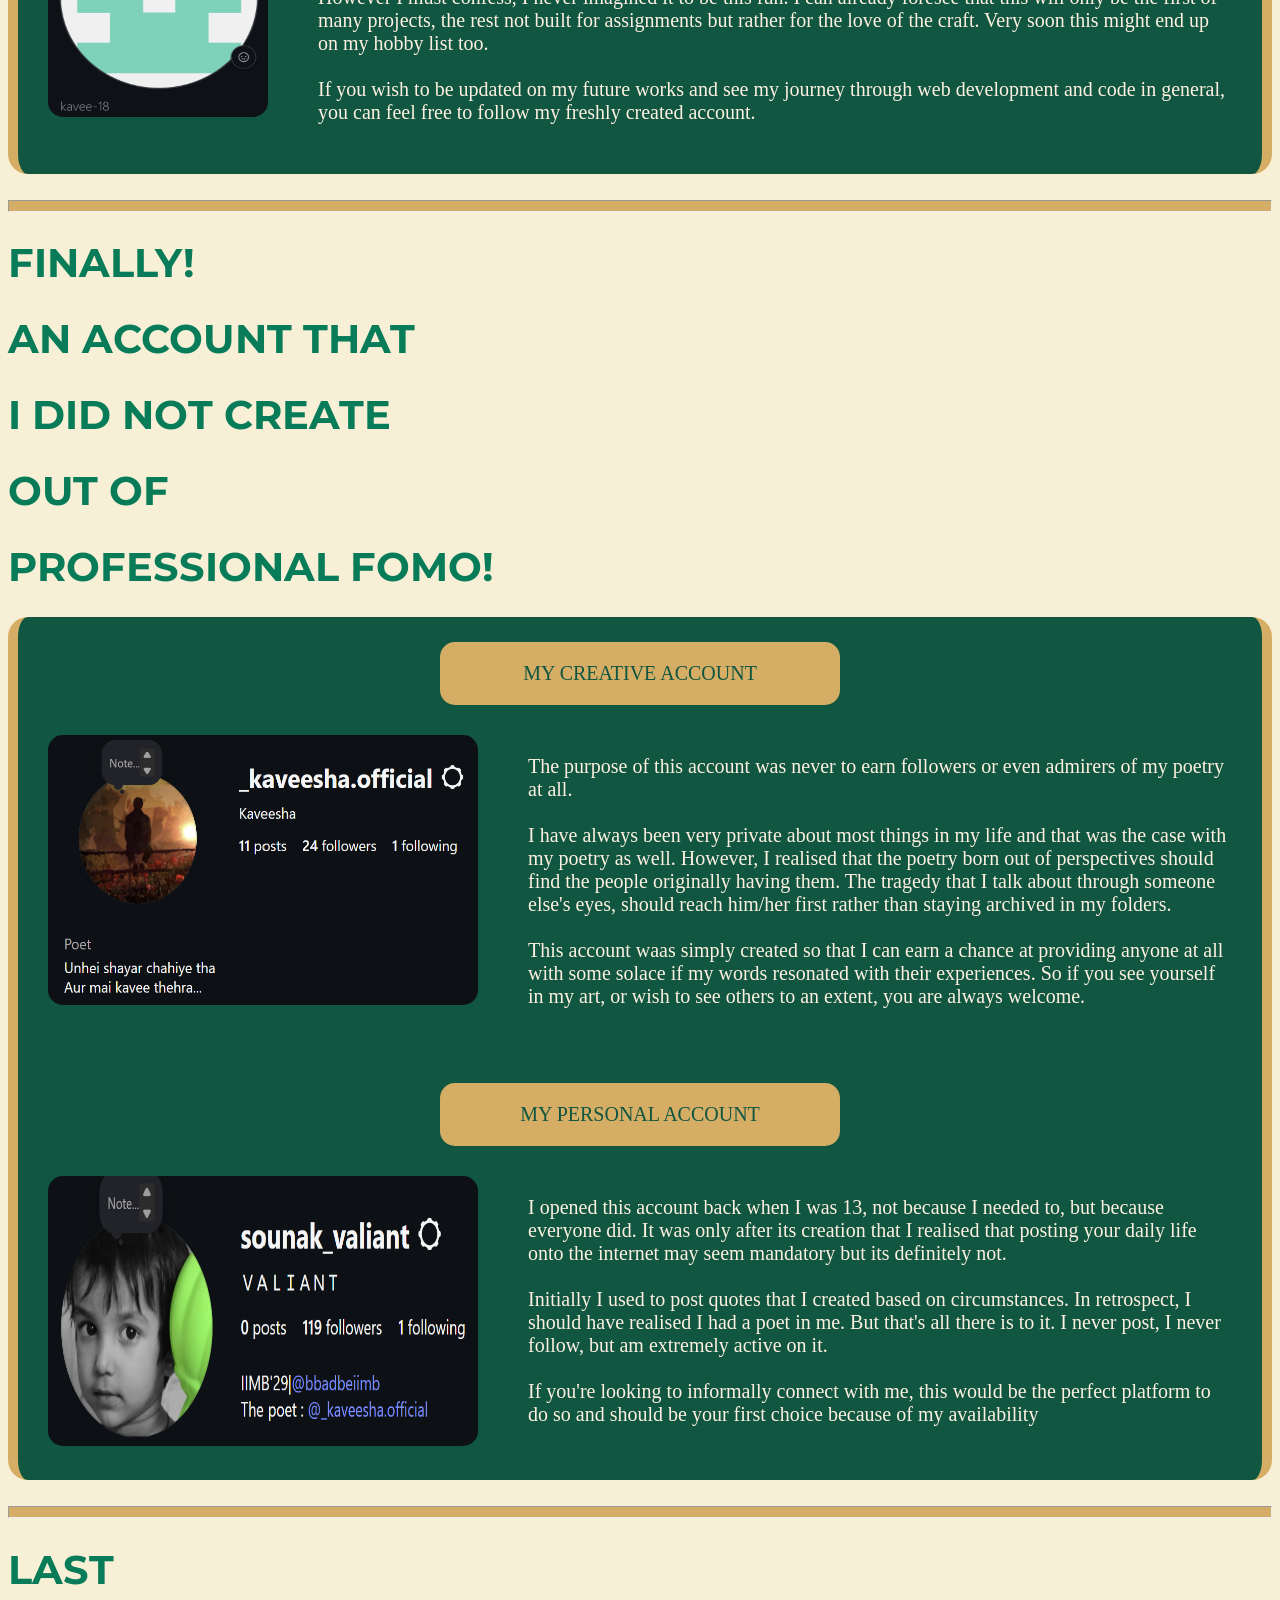
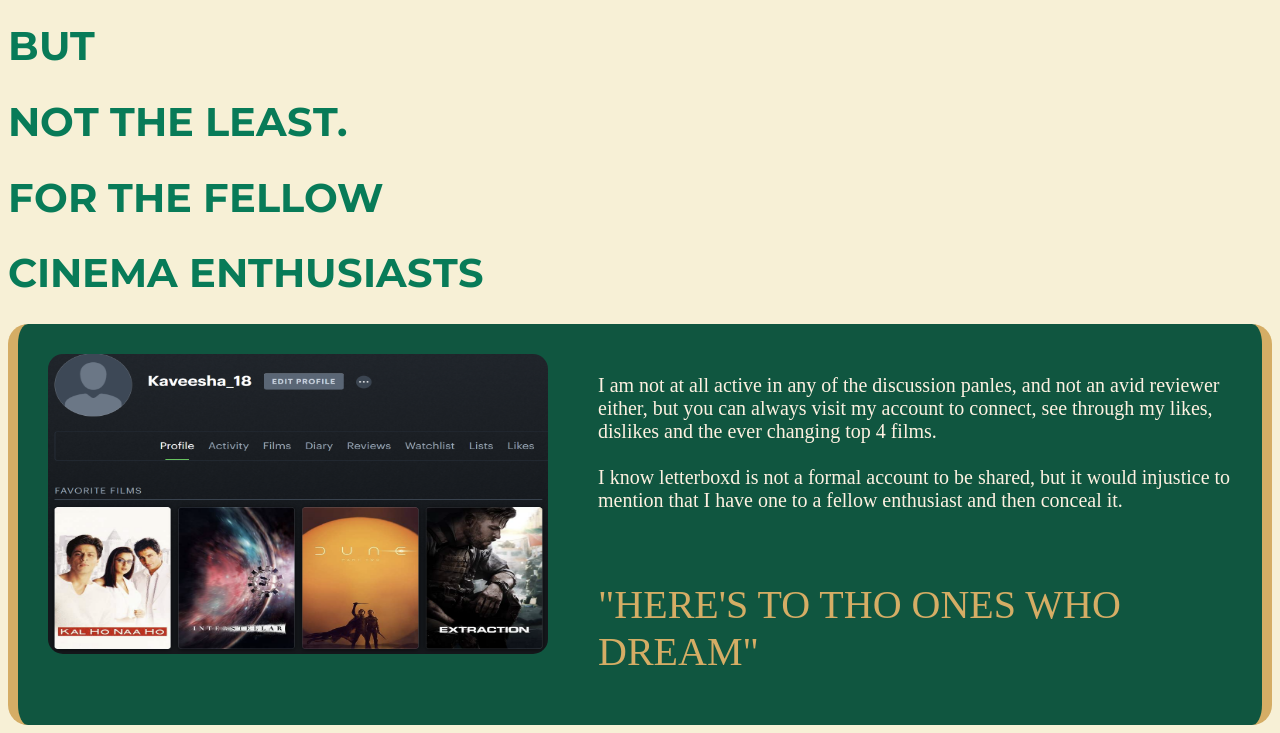
<file: Contact.html>
<!DOCTYPE html>
<html lang="en">
<head>
    <meta charset="UTF-8">
    <meta name="viewport" content="width=device-width, initial-scale=1.0">
    <title>Connect With Sounak</title>
    <link rel="preconnect" href="https://fonts.googleapis.com">
<link rel="preconnect" href="https://fonts.gstatic.com" crossorigin>
<link href="https://fonts.googleapis.com/css2?family=BBH+Bogle&family=Cinzel:wght@400..900&family=Cormorant+Garamond:ital,wght@0,300..700;1,300..700&family=Explora&family=Momo+Signature&family=Montserrat:ital,wght@0,100..900;1,100..900&family=Playfair+Display:ital,wght@0,400..900;1,400..900&family=Redaction+10:ital,wght@0,400;0,700;1,400&display=swap" rel="stylesheet">
</head>
<body>
    <link rel="stylesheet" href="./Contact.css">
    <h1>SO...</h1>
    <H1>I'VE PROVED</H1>
    <h1>TO BE WORTH CONNECTING?</h1>
    <div class="intro">
        <p>This page is purely meant only for sharing all my platform credentials in case you end up wanting to connect with me for whatsoever reason after getting to know me a bit. <br><br>This page is meant to be the last thing you see on my personal website, so if you haven't already checked what all the site has to offer, please do. <br><br> I am on multiple social media platforms, professional and creative, and you may connect with me through either depending on why you want to. If you want to explore my poetry, there's my Instagram page, or if you want to explore my future projects, you'll find access to my Linkedin and Github, and so on. <br><br> On this note, I hope you find me available timely on whichever platform you choose to connect to me with and find meaningful results. <br><br> To start off, since I can not 'link' you to my email address, here it is typed  out: 'sounakofficial55@gmail.com'.</p>
    </div>
    <br>
    <hr>
    <h1>LETS START</h1>
    <h1>PROFESSIONAL,</h1>
    <h1>SHALL WE?</h1>
    

    <div class="linkedin">
        <div class="image1">
         <a href="https://www.linkedin.com/in/sounak-bhattacharya-1a1194413"><img src="./linkedin.png" alt=""></a> 
        </div>
        <div class="text">
            <p>I'm only a month old in this platform, so please excuse any amateurish elements that you may discover as a part of my profile. <br><br> You can use Linkedin to professionally reach me at any hour for any reason that you may find fit. <br><br> I hope I find like-minded collaborators through this platform to better understand unexplored fields and better execute explored interests.</p>
        </div>
    </div>
    <br>
    <hr>
    <H1>CONTINUING</H1>
    <H1>WITH THIS </H1>
    <H1>SELF-IMPOSED PROFESSIONALISM:</H1>
    <div class="linkedin">
        <div class="image2">
          <a href="https://github.com/kavee-18"><img src="./github.png" alt=""></a>
        </div>
        <div class="text">
            <p>It has literally been less than 1 minute since I created this account when I'm typing out this piece of text. I have never coded before and this is my first assignment as a student. <br><br>However I must confess, I never imagined it to be this fun. I can already foresee that this will only be the first of many projects, the rest not built for assignments but rather for the love of the craft. Very soon this might end up on my hobby list too. <br><br> If you wish to be updated on my future works and see my journey through web development and code in general, you can feel free to follow my freshly created account.</p>
        </div>
    </div>
    <br>
    <hr>
    <h1>FINALLY!</h1>
    <H1>AN ACCOUNT THAT</H1>
    <H1>I DID NOT CREATE </H1>
    <H1>OUT OF</H1>
    <H1>PROFESSIONAL FOMO!</H1>
    <div class="insta">
        <div class="head">
            <p>MY CREATIVE ACCOUNT</p>
        </div>
        <div class="wrapper">
 <div class="image3">
          <a href="https://www.instagram.com/_kaveesha.official/"><img src="./poetinsta.png" alt=""></a>
        </div>
        <div class="text">
            <p> The purpose of this account was never to earn followers or even admirers of my poetry at all. <br><br>I have always been very private about most things in my life and that was the case with my poetry as well. However, I realised that the poetry born out of perspectives should find the people originally having them. The tragedy that I talk about through someone else's eyes, should reach him/her first rather than staying archived in my folders. <br><br>This account waas simply created so that I can earn a chance at providing anyone at all with some solace if my words resonated with their experiences. So if you see yourself in my art, or wish to see others to an extent, you are always welcome.</p>
        </div>
        </div>
         <div class="head">
            <p>MY PERSONAL ACCOUNT</p>
        </div>
          <div class="wrapper">
 <div class="image4">
         <a href="https://www.instagram.com/sounak_valiant/"><img src="./insta2.png" alt=""></a>
        </div>
        <div class="text">
            <p>I opened this account  back when I was 13, not because I needed to, but because everyone did. It was only after its creation that I realised that posting your daily life onto the internet may seem mandatory but its definitely not. <br><br>Initially I used to post quotes that I created based on circumstances. In retrospect, I should have realised I had a poet in me. But that's all there is to it. I never post, I never follow, but am extremely active on it. <br><br>If you're looking to informally connect with me, this would be the perfect platform to do so and should be your first choice because of my availability </p>
        </div>
        </div>
    </div>
    <br>
    <hr>
    <h1>LAST</h1>
    <H1>BUT</H1>
    <H1>NOT THE LEAST.</H1>
    <H1>FOR THE FELLOW</H1>
    <h1>CINEMA ENTHUSIASTS</h1>
    <div class="linkedin">
        <div class="image5">
         <a href="https://letterboxd.com/Kaveesha_18/"><img src="./letterboxd.png" alt=""></a> 
        </div>
        <div class="text">
            <p>I am not at all active in any of the discussion panles, and not an avid reviewer either, but you can always visit my account to connect, see through my likes, dislikes and the ever changing top 4 films. <br><br>I know letterboxd is not a formal account to be shared, but it would injustice to mention that I have one to a fellow enthusiast and then conceal it. <br><br> <br><br><span class="dream"> "HERE'S TO THO ONES WHO DREAM"</span> </p>
        </div>
    </div>


</body>
</html>
</file>
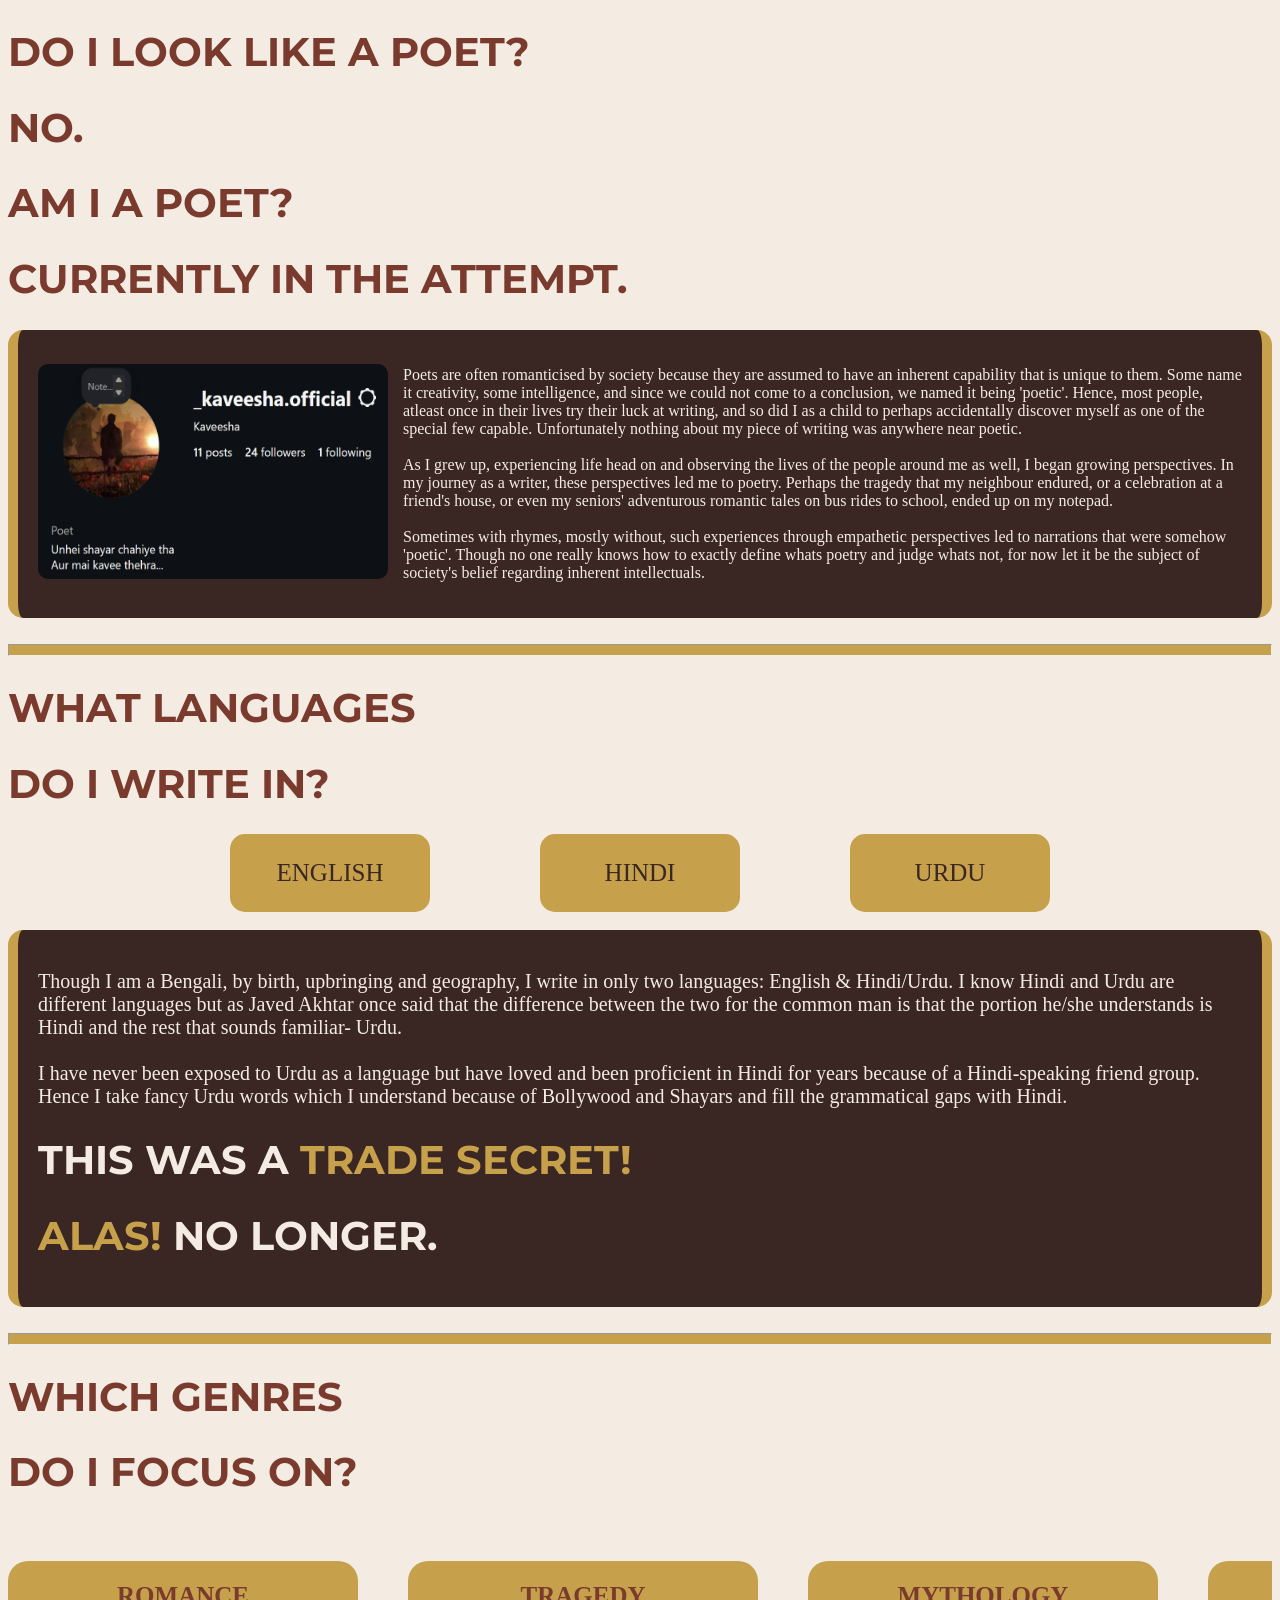
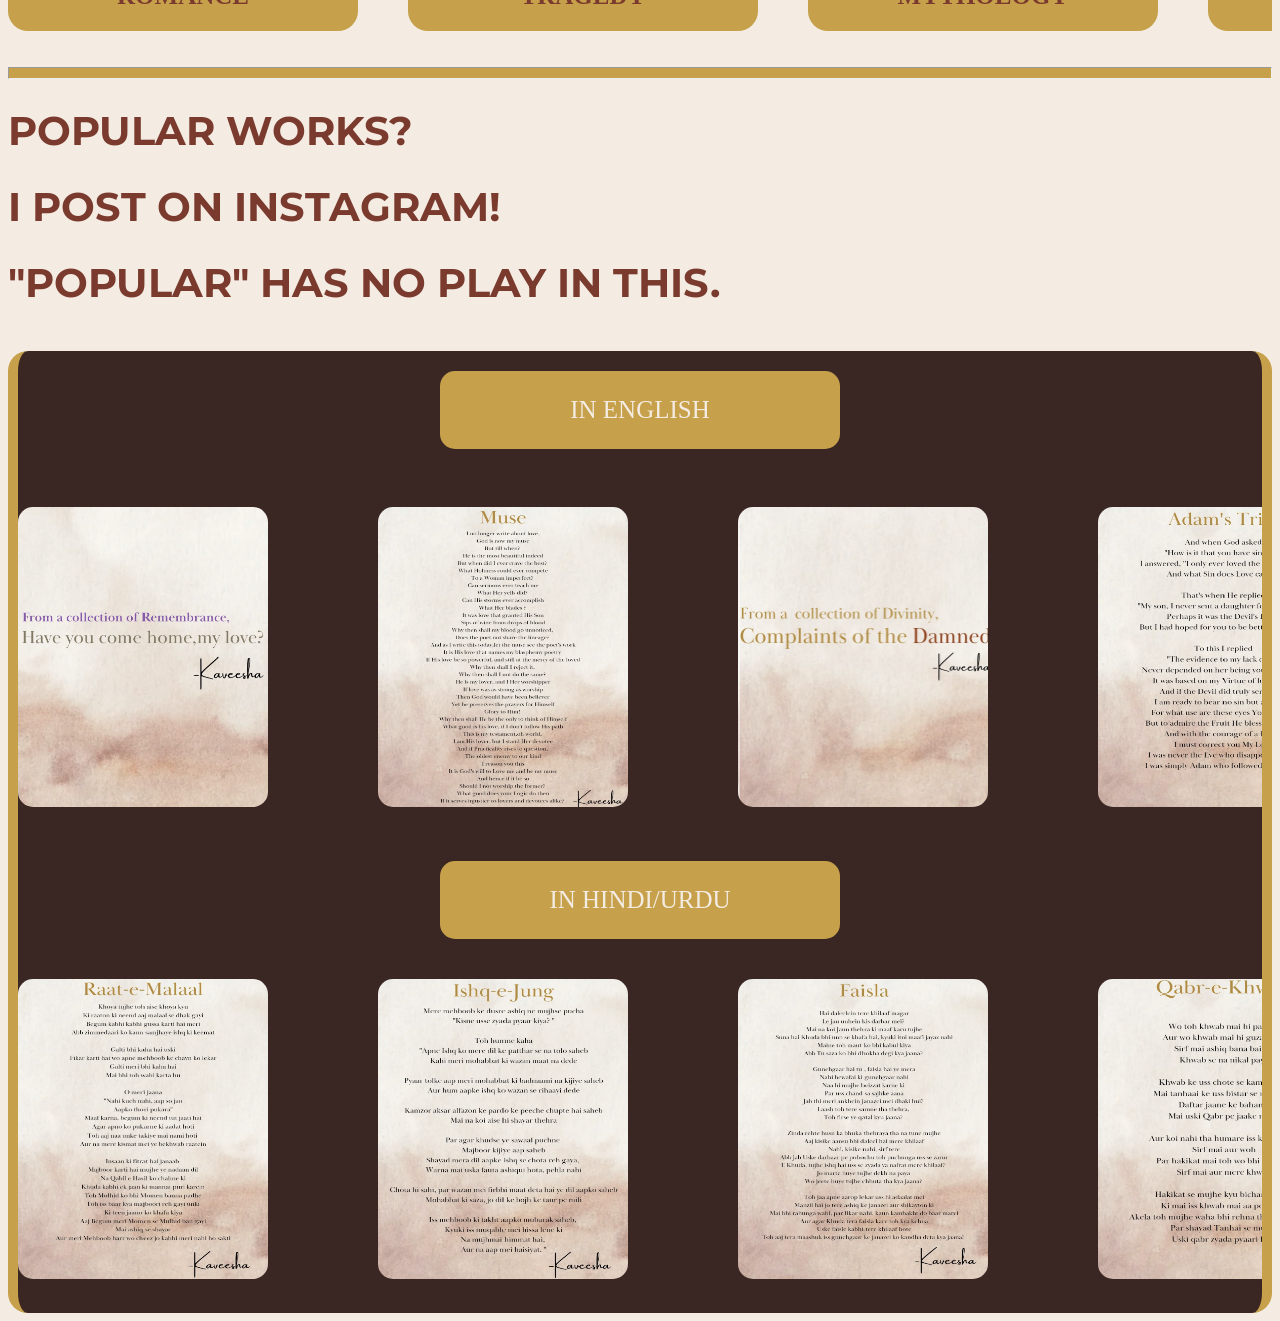
<file: Poetry.html>
<!DOCTYPE html>
<html lang="en">
<head>
    <meta charset="UTF-8">
    <meta name="viewport" content="width=device-width, initial-scale=1.0">
    <title>Sounak's Attempt At Poetry</title>
     <link rel="preconnect" href="https://fonts.googleapis.com">
<link rel="preconnect" href="https://fonts.gstatic.com" crossorigin>
<link href="https://fonts.googleapis.com/css2?family=Montserrat:ital,wght@0,100..900;1,100..900&display=swap" rel="stylesheet">
</head>
<body>
    <link rel="stylesheet" href="./PoetryStyle.css">
    <h1>DO I LOOK LIKE A POET?</h1>
    <h1>NO.</h1>
    <h1>AM I A POET?</h1>
    <h1>CURRENTLY IN THE ATTEMPT.</h1>
    <div class="intro">
        <div class="image1">
           <a href="https://www.instagram.com/_kaveesha.official/"><img src="./poetinsta.png" alt=""></a> 
        </div>
        <div class="text">
            <p>Poets are often romanticised by society because they are assumed to have an inherent capability that is unique to them. Some name it creativity, some intelligence, and since we could not come to a conclusion, we named it being 'poetic'. Hence, most people, atleast once in their lives try their luck at writing, and so did I as a child to perhaps accidentally discover myself as one of the special few capable. Unfortunately nothing about my piece of writing was anywhere near poetic. <br><br> As I grew up, experiencing life head on and observing the lives of the people around me as well, I began growing perspectives. In my journey as a writer, these perspectives led me to poetry. Perhaps the tragedy that my neighbour endured, or a celebration at a friend's house, or even my seniors' adventurous romantic tales on bus rides to school, ended up on my notepad.<br><br> Sometimes with rhymes, mostly without, such experiences through empathetic perspectives led to narrations that were somehow 'poetic'. Though no one really knows how to exactly define whats poetry and judge whats not, for now let it be the subject of society's belief regarding inherent intellectuals.</p>
        </div>
    </div>
    <br>
    <hr>
    <H1 class="difcolor">WHAT LANGUAGES</H1>
    <H1 class="difcolor">DO I WRITE IN?</H1>
     <div class="languages">
        <div class="language">
            <p>ENGLISH</p>
        </div>
        <div class="language">
            <p>HINDI</p>
        </div>
        <div class="language">
            <p>URDU</p>
        </div>
    </div>
    <br>
   
    <div class="fulllang">
    <div class="langcontent">
        <p>Though I am a Bengali, by birth, upbringing and geography, I write in only two languages: English & Hindi/Urdu. I know Hindi and Urdu are different languages but as Javed Akhtar once said that the difference between the two for the common man is that the portion he/she understands is Hindi and the rest that sounds familiar- Urdu. <br> <br>I have never been exposed to Urdu as a language but have loved and been proficient in Hindi for years because of a Hindi-speaking friend group. Hence I take fancy Urdu words which I understand because of Bollywood and Shayars and fill the grammatical gaps with Hindi.</p>
         <h1 class="white">THIS WAS A <span class="gold">TRADE SECRET!</span></h1>
         <h1 class="white"><span class="gold">ALAS!</span> NO LONGER.</h1>
    </div> 
</div>
<br>
    <hr>
    <h1>WHICH GENRES</h1>
    <H1>DO I FOCUS ON?</H1>
    <br>
    <div class="carousel">
        <div class="blocks">
            <div class="block">
                <p>ROMANCE</p>
            </div>
            <div class="block">
                <p>TRAGEDY</p>
            </div>
            <div class="block">
                <p>MYTHOLOGY</p>
            </div>
            <div class="block">
                <p>PHILOSOPHY</p>
            </div>
            <div class="block">
                <p>COMMENTARY</p>
            </div>
              <div class="block">
                <p>ROMANCE</p>
            </div>
            <div class="block">
                <p>TRAGEDY</p>
            </div>
            <div class="block">
                <p>MYTHOLOGY</p>
            </div>
            <div class="block">
                <p>PHILOSOPHY</p>
            </div>
            <div class="block">
                <p>COMMENTARY</p>
            </div>
            
        </div>
    </div>
    <br>
    <hr>
    <h1>POPULAR WORKS?</h1>
    <h1>I POST ON INSTAGRAM!</h1>
    <h1>"POPULAR" HAS NO PLAY IN THIS.</h1>
    <br>
    <div class= "workwrap">
         <div class="workhead">
        <p>IN ENGLISH</p>
        </div>
    <br>
    <div class="carousel">
        <div class="images">
            <a href="https://www.instagram.com/p/DPd2m_1kaBO/?img_index=1">
                <div class="image">
                  <img src="./spoem1 (1).png" alt="">
                </div>
            </a>
            <a href="https://www.instagram.com/p/DMk61bhMAnz/">
                <div class="image">
                    <img src="./lpoem1.png" alt="">
                </div>
            </a>
            <a href="https://www.instagram.com/p/DMN2gt8hlCu/?img_index=1">
                <div class="image">
                   <img src="./spoem1 (2).png" alt="">
                </div>
            </a>
            <a href="https://www.instagram.com/p/DLP1NBLhlZk/">
                <div class="image">
                      <img src="./lpoem2.png" alt="">
                </div>
            </a>
            <a href="https://www.instagram.com/p/DKZs-CnBJ6T/?img_index=1">
                <div class="image">
                      <img src="./spoem1 (3).png" alt="">
                </div>
            </a>
             <a href="https://www.instagram.com/p/DPd2m_1kaBO/?img_index=1">
                <div class="image">
                  <img src="./spoem1 (1).png" alt="">
                </div>
            </a>
            <a href="https://www.instagram.com/p/DMk61bhMAnz/">
                <div class="image">
                    <img src="./lpoem1.png" alt="">
                </div>
            </a>
            <a href="https://www.instagram.com/p/DMN2gt8hlCu/?img_index=1">
                <div class="image">
                   <img src="./spoem1 (2).png" alt="">
                </div>
            </a>
            <a href="https://www.instagram.com/p/DLP1NBLhlZk/">
                <div class="image">
                      <img src="./lpoem2.png" alt="">
                </div>
            </a>
            <a href="https://www.instagram.com/p/DKZs-CnBJ6T/?img_index=1">
                <div class="image">
                      <img src="./spoem1 (3).png" alt="">
                </div>
            </a>
        </div>
       </div>
        
         <div class="workhead">
        <p>IN HINDI/URDU</p>
     </div>
     <div class="carousel">
        <div class="images">
            <a href="https://www.instagram.com/p/DKP4Ea4hX2p/">
                <div class="image">
                  <img src="./hindip (1).png" alt="">
                </div>
            </a>
            <a href="https://www.instagram.com/p/DKP4RQxBc8u/">
                <div class="image">
                    <img src="./hindip (2).png" alt="">
                </div>
            </a>
            <a href="https://www.instagram.com/p/DKSOQ5thskB/">
                <div class="image">
                   <img src="./hindip (3).png" alt="">
                </div>
            </a>
            <a href="https://www.instagram.com/p/DKP6sh9hpnT/">
                <div class="image">
                      <img src="./hindip (4).png" alt="">
                </div>
            </a>
             <a href="https://www.instagram.com/p/DKP4Ea4hX2p/">
                <div class="image">
                  <img src="./hindip (1).png" alt="">
                </div>
            </a>
            <a href="https://www.instagram.com/p/DKP4RQxBc8u/">
                <div class="image">
                    <img src="./hindip (2).png" alt="">
                </div>
            </a>
            <a href="https://www.instagram.com/p/DKSOQ5thskB/">
                <div class="image">
                   <img src="./hindip (3).png" alt="">
                </div>
            </a>
            <a href="https://www.instagram.com/p/DKP6sh9hpnT/">
                <div class="image">
                      <img src="./hindip (4).png" alt="">
                </div>
            </a>
           
        </div>
    </div>
    </div>

       </div>
    
     



</body>
</html>
</file>
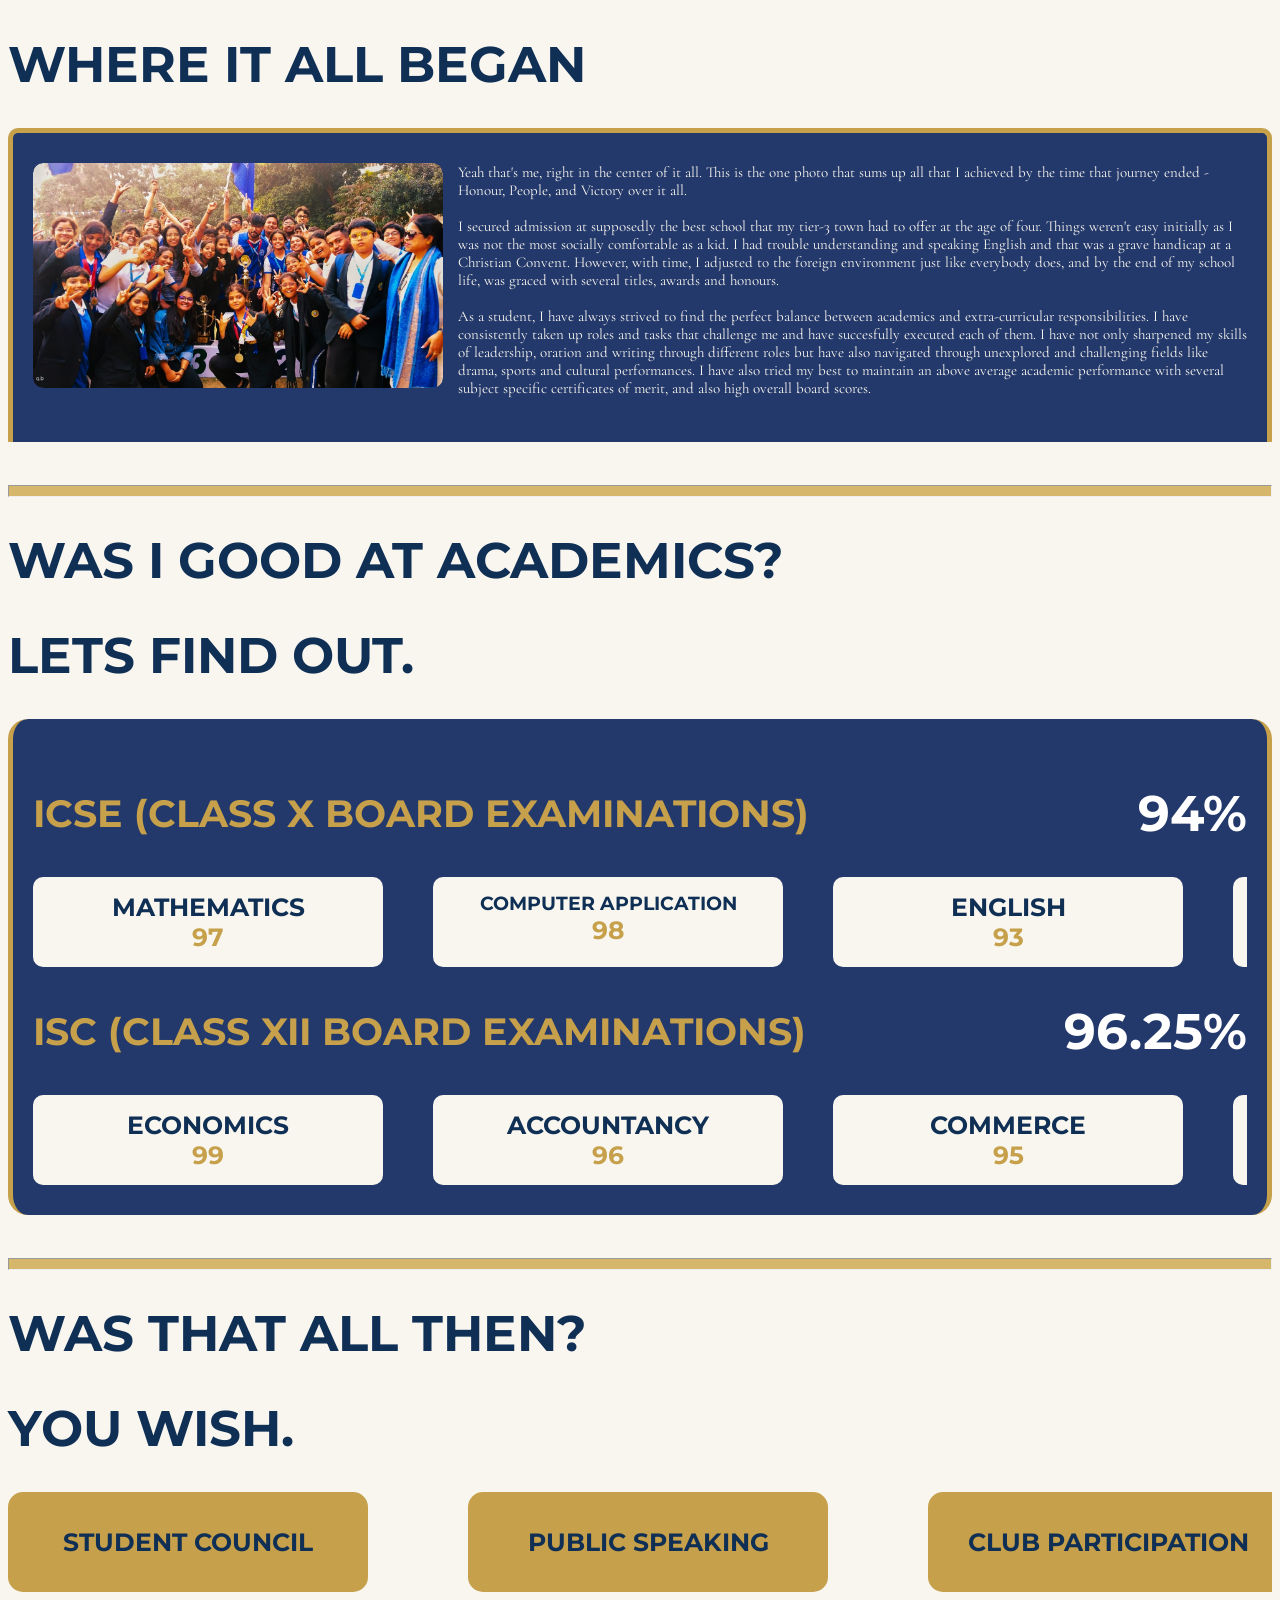
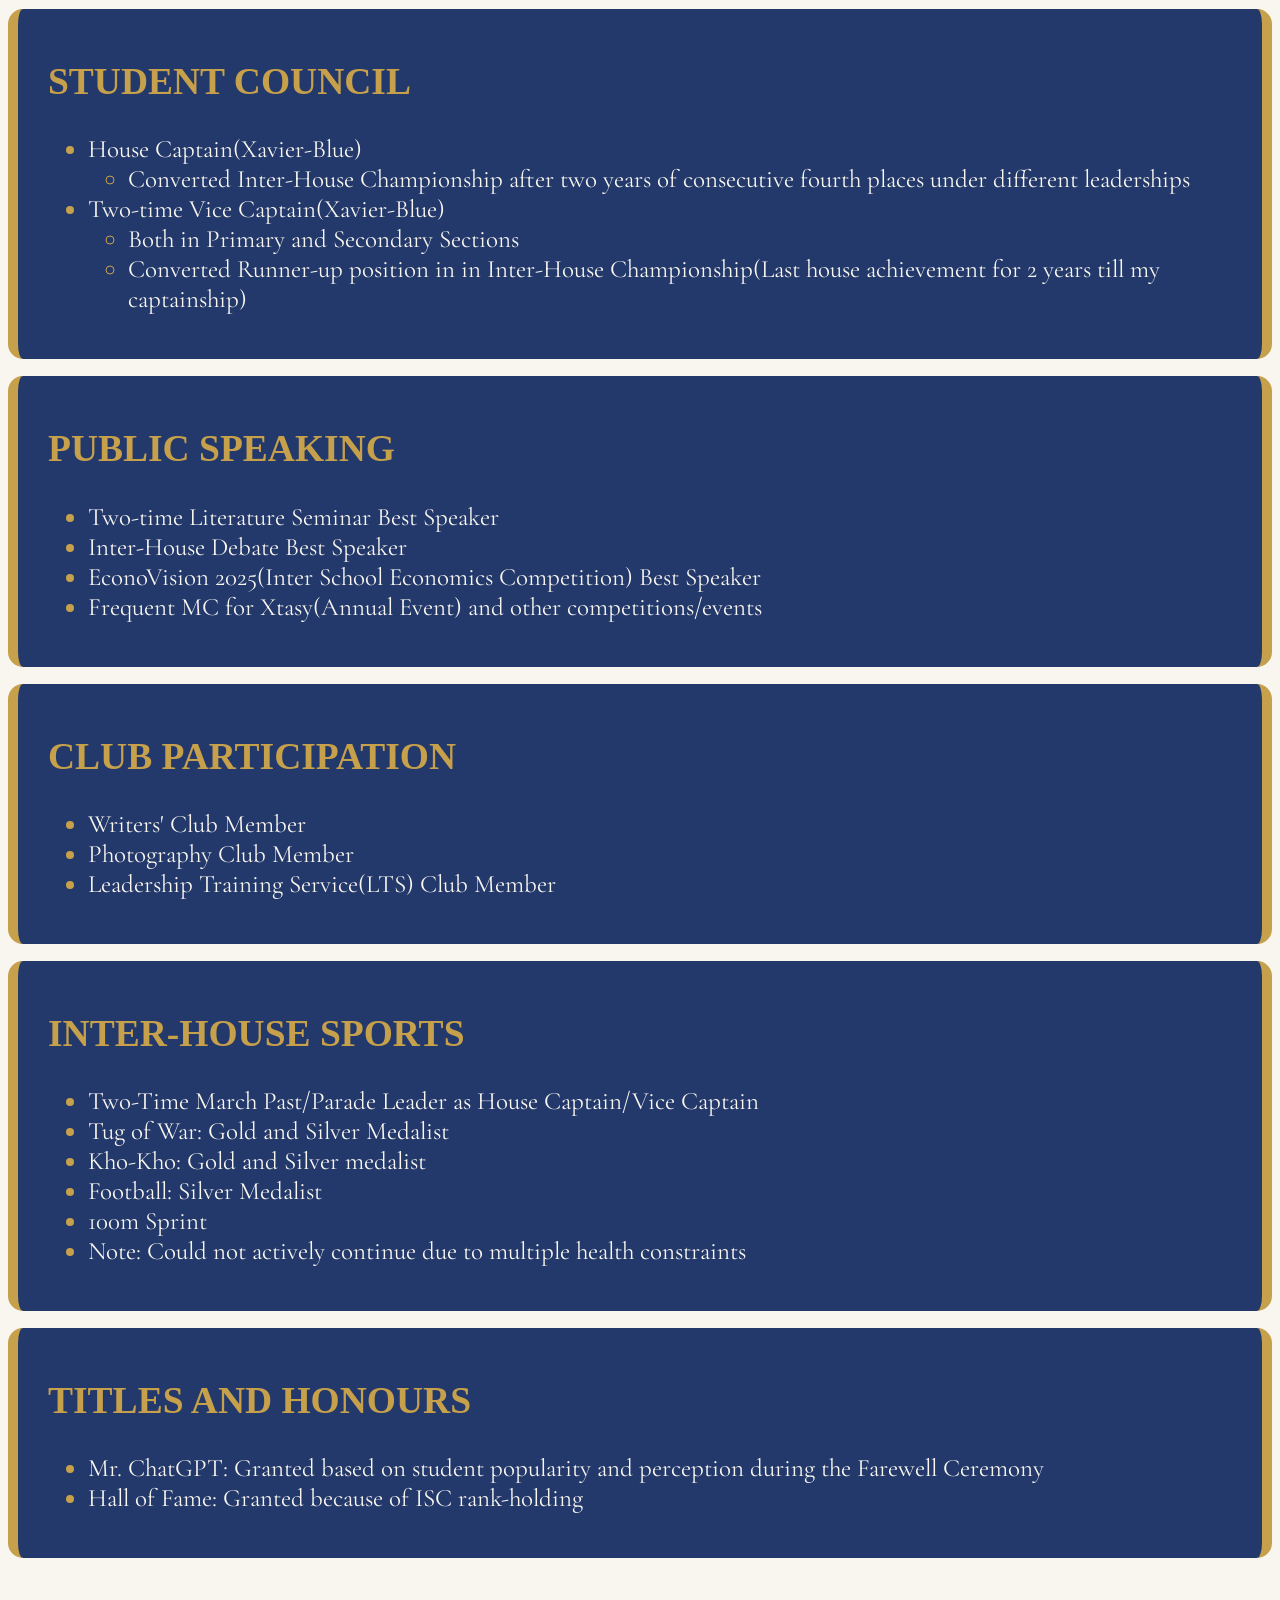
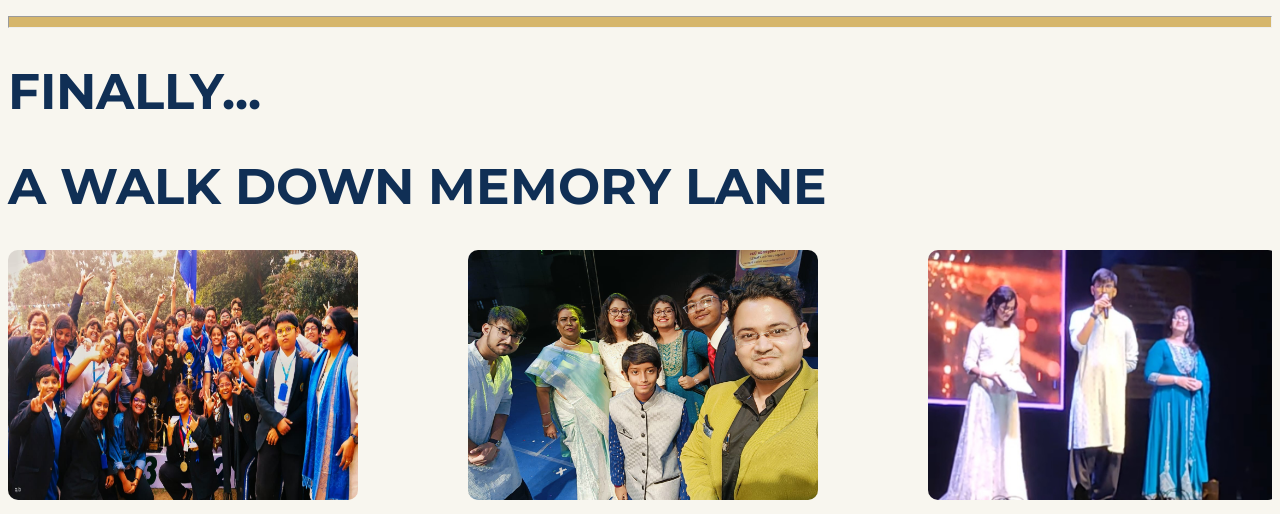
<file: School.html>
<!DOCTYPE html>
<html lang="en">
<head>
    <meta charset="UTF-8">
    <meta name="viewport" content="width=device-width, initial-scale=1.0">
    <title>Sounak's Journey At Xaviers</title>
    <link rel="preconnect" href="https://fonts.googleapis.com">
<link rel="preconnect" href="https://fonts.gstatic.com" crossorigin>
<link href="https://fonts.googleapis.com/css2?family=BBH+Bogle&family=Cormorant+Garamond:ital,wght@0,300..700;1,300..700&family=Momo+Signature&family=Montserrat:ital,wght@0,100..900;1,100..900&family=Playfair+Display:ital,wght@0,400..900;1,400..900&family=Redaction+10:ital,wght@0,400;0,700;1,400&display=swap" rel="stylesheet">
</head>
<body>
    <link rel="stylesheet" href="./SchoolStyle.css">
    <h1>WHERE IT ALL BEGAN</h1>
    <div class="Intro">
        <div class="zoom-frame"><img src="./XAVIER2.jpeg" alt=""></div>
       
        <p>Yeah that's me, right in the center of it all. This is the one photo that sums up all that I achieved by the time that journey ended - Honour, People, and Victory over it all. <br><br>I secured admission at supposedly the best school that my tier-3 town had to offer at the age of four. Things weren't easy initially as I was not the most socially comfortable as a kid. I had trouble understanding and speaking English and that was a grave handicap at a Christian Convent. However, with time, I adjusted to the foreign environment just like everybody does, and by the end of my school life, was graced with several titles, awards and honours. <br> <br>As a student, I have always strived to find the perfect balance between academics and extra-curricular responsibilities. I have consistently taken up roles and tasks that challenge me and have succesfully executed each of them. I have not only sharpened my skills of leadership, oration and writing through different roles but have also navigated through unexplored and challenging fields like drama, sports and cultural performances. I have also tried my best to maintain an above average academic performance with several subject specific certificates of merit, and also high overall board scores.</p>
        
    </div>
    <br>

<hr>
<h1 >WAS I GOOD AT ACADEMICS?</h1>
<h1 >LETS FIND OUT.</h1>
<div class="Academics">
    <div class="icse">
        <h2>ICSE (CLASS X  BOARD EXAMINATIONS)</h2>
         <div>
            <h1>94%</h1>
         </div>
    </div>
    <div class="carousel1">
            <div class="markline">
                <div class="marks">
                    <p class="blue">MATHEMATICS</p>
                    <P class="gold">97</P>
                </div>
                <div class="marks">
                    <p class="blue" id="smaller">COMPUTER APPLICATION</p> 
                    <P class="gold">98</P>
                </div>
                <div class="marks">
                    <p class="blue">ENGLISH</p>
                    <P class="gold">93</P>
                </div>
                <div class="marks">
                    <p class="blue" id="smaller">HISTORY, CIVICS AND GEOGRAPHY</p>
                    <P class="gold">91</P>
                </div>
                <div class="marks">
                    <p class="blue">BENGALI</p> 
                    <P class="gold">91</P>
                </div>
                <div class="marks">
                    <p class="blue">MATHEMATICS</p> 
                    <P class="gold">97</P>
                </div>
                 <div class="marks">
                    <p class="blue" id="smaller">COMPUTER APPLICATION</p> 
                    <P class="gold">98</P>
                </div>
                <div class="marks">
                    <p class="blue">ENGLISH</p> 
                    <P class="gold">93</P>
                </div>
                <div class="marks">
                    <p class="blue">HISTORY, CIVICS AND GEOGRAPHY</p>
                    <P class="gold">91</P>
                </div>
                <div class="marks">
                    <p class="blue">BENGALI</p>
                    <P class="gold">91</P>
                </div>


            </div>
         </div>
         <div class="isc">
            <h2>ISC (CLASS XII  BOARD EXAMINATIONS)</h2>
            <div>
            <h1>96.25%</h1>
            </div>
         </div>
          <div class="carousel1">
            <div class="markline">
                <div class="marks">
                    <p class="blue">ECONOMICS</p>
                    <P class="gold">99</P>
                </div>
                <div class="marks">
                    <p class="blue">ACCOUNTANCY</p> 
                    <P class="gold">96</P>
                </div>
                <div class="marks">
                    <p class="blue">COMMERCE</p>
                    <P class="gold">95</P>
                </div>
                <div class="marks">
                    <p class="blue">ENGLISH</p>
                    <P class="gold">95</P>
                </div>
                <div class="marks">
                    <p class="blue">ECONOMICS</p>
                    <P class="gold">99</P>
                </div>
                <div class="marks">
                    <p class="blue">ACCOUNTANCY</p> 
                    <P class="gold">96</P>
                </div>
                <div class="marks">
                    <p class="blue">COMMERCE</p>
                    <P class="gold">95</P>
                </div>
                <div class="marks">
                    <p class="blue">ENGLISH</p>
                    <P class="gold">95</P>
                </div>
            </div>
        </div>
</div>
<br>
<hr>
<h1>WAS THAT ALL THEN?</h1>
<h1>YOU WISH.</h1>

<div class="carousel2">
    <div class="blocks">
        
        <div class="block">
            <p>STUDENT COUNCIL</p>
        </div>
        <div class="block">
            <P>PUBLIC SPEAKING</P>
        </div>
        <div class="block">
            <P>CLUB PARTICIPATION</P>
        </div>
        <div class="block">
            <P>INTER-HOUSE SPORTS</P>
        </div>
        <div class="block">
            <P>TITLES AND HONOURS</P>
        </div>
        <div class="block">
            <P>STUDENT COUNCIL</P>
        </div>
        <div class="block">
            <P>PUBLIC SPEAKING</P>
        </div>
        <div class="block">
            <P>CLUB PARTICIPATION</P>
        </div>
        <div class="block">
            <P>INTER-HOUSE SPORTS</P>
        </div>
        <div class="block">
            <P>TITLES AND HONOURS</P>
        </div>
             
    </div>
</div>

<div class="activity">
    <h2>STUDENT COUNCIL</h2>
    <ul>
        <li>House Captain(Xavier-Blue)
         <ul>
            <li>Converted Inter-House Championship after two years of consecutive fourth places under different leaderships</li>
         </ul>
        </li>
        <li>Two-time Vice Captain(Xavier-Blue)
            <ul>
                <li>
                  Both in Primary and Secondary Sections 
                </li>
                <li>
                    Converted Runner-up position in in Inter-House Championship(Last house achievement for 2 years till my captainship)
                </li>
            </ul> </li>
    </ul>
</div>
<div class="activity">
    <h2>PUBLIC SPEAKING</h2>
    <ul>
        <li>Two-time Literature Seminar Best Speaker</li>
        <li>Inter-House Debate Best Speaker</li>
        <li>EconoVision 2025(Inter School Economics Competition) Best Speaker</li>
    <li>Frequent MC for Xtasy(Annual Event) and other competitions/events</li>
    </ul>
</div>
<div class="activity">
    <h2>CLUB PARTICIPATION</h2>
    <ul>
        <li>Writers' Club Member</li>
        <li>Photography Club Member</li>
        <li>Leadership Training Service(LTS) Club Member</li>
    </ul>
</div>
<div class="activity">
    <h2>INTER-HOUSE SPORTS</h2>
    <ul>
        <li>Two-Time March Past/Parade Leader as House Captain/Vice Captain</li>
        <li>Tug of War: Gold and Silver Medalist</li>
        <li>Kho-Kho: Gold and Silver medalist</li>
        <li>Football: Silver Medalist</li>
        <li>100m Sprint</li>
        <li>Note: Could not actively continue due to multiple health constraints</li>
    </ul>
</div>
<div class="activity">
    <h2>TITLES AND HONOURS</h2>
    <ul>
        <LI>Mr. ChatGPT: Granted based on student popularity and perception during the Farewell Ceremony</LI>
        <LI>Hall of Fame: Granted because of ISC rank-holding</LI>
    </ul>
</div>
<br>
<hr>

<h1>FINALLY...</h1>
<h1>A WALK DOWN MEMORY LANE</h1>

<div class="carousel2">
    <div class="images">
        <div class="image">
            <img src="./XAVIER2.jpeg" alt="">
        </div>
        <div class="image">
            <img src="./Anchoring group.jpeg" alt="">
        </div>
        <div class="image">
            <img src="./anchoring.jpeg" alt="">
        </div>
        <div class="image">
            <img src="./captain oath.jpeg" alt="">
        </div>
        <div class="image">
            <img src="./march past.jpeg" alt="">
        </div>
        <div class="image">
            <img src="./primary singing.jpeg" alt="">
        </div>
        <div class="image">
            <img src="./sports shield.jpeg" alt="">
        </div>
        <div class="image">
            <img src="./sports win.jpeg" alt="">
        </div>
         <div class="image">
            <img src="./XAVIER2.jpeg" alt="">
        </div>
        <div class="image">
            <img src="./Anchoring group.jpeg" alt="">
        </div>
        <div class="image">
            <img src="./anchoring.jpeg" alt="">
        </div>
        <div class="image">
            <img src="./captain oath.jpeg" alt="">
        </div>
        <div class="image">
            <img src="./march past.jpeg" alt="">
        </div>
        <div class="image">
            <img src="./primary singing.jpeg" alt="">
        </div>
        <div class="image">
            <img src="./sports shield.jpeg" alt="">
        </div>
        <div class="image">
            <img src="./sports win.jpeg" alt="">
        </div>
    </div>
</div>
</file>
<file: IndexStyle.css>
html{
    background-color: #073b46;
    font-family: "Montserrat", sans-serif;
    text-align: center;
    font-size: 25px;
}



header{
    display: flex;
    justify-content: space-between ;
    color: white;
    font-size: medium;
}

p{
    color: #a8f4f1;
    text-align: left;
    font-size: 20px;
    margin-bottom: 1cm;
    
}

h1{
    text-align: left;
color: white;
}

.aqua{
    color: aqua;
}
.Teal{
    color: #073b46;
    text-align: center;

}


.carousel{
    overflow: hidden;
    width: 100%;
    padding: 20px 0 10px;
}

.images{
     display: flex;
    align-items: center;
    justify-content: space-between;
    gap: 110px;
    width: max-content;
    animation: scroll 20s linear infinite;
}
.image img{
     width: 300px;
    height: 250px;
    border-radius: 20px;
}
@keyframes scroll{
    0%{
        transform: translateX(0);
    }
    100%{
        transform: translateX(calc(-50% - 25px));
    }
}
.Intro{
    display: flex;
    align-items: center;
    background-color: aqua ;
    padding: 40px;
    border-radius: 20px;
    gap: 20px;
}

.Intro img{
    width: 400px;
    height: 245px;
    border-radius: 10px;
}
.Intro p{
    font-size: 20px;
    margin-top: 0px;
    margin-bottom: 0px;
    font-family: "Playfair Display", serif;
    color: #073b46;
    
}
.blocks{
    display: flex;
    align-items: center;
    justify-content: space-between;
    gap: 110px;
    width: max-content;
    animation: scroll 20s linear infinite;
}
.blocks:has(.block:hover){
    animation-play-state: paused;
}


.block{
    background-color: aqua;
    border-radius: 10px;
    height: 230px;
    width: 250px;
    padding-top: 25px;
    flex-shrink: 0 ;
    transition: 0.3s ease ;
}
.block:hover{
    transform: translateY(-10px) scale(1.05);
}
.block img{
    height: 150px;
    width: 250px;
}
.block p{
    color: #073b46;
    text-align: center;
    font-family: "Redaction 10", serif;
    font-weight: bold;
    font-size: 20px;
}
a{
    text-decoration: none;
}
</file>
<file: Cinema.css>
html{
    background-color: #181226;
}
h1{
    color: #f3c66d;
    font-size: 45px;
    font-family: "Cinzel", serif;
  font-optical-sizing: auto;
  font-style: normal;
}
.intro{
    background-color: #302344;
    border-radius: 15px;
    display: flex;
    gap: 30px;
    padding: 20px;
    border-left: solid 5px #d5ad65;
    border-right: solid 5px #d5ad65;
}
.image1 img{
    height: 400px;
    width: 250px;
    border-radius: 250px;
}
.text p{
    font-size: 20px;
    color: #f5eaf0;
     font-family: "Cormorant Garamond", serif;
  font-optical-sizing: auto;
  font-style: normal;
}
hr{
    height: 5px ;
    background-color: #d5ad65;
}

.carousel{
    overflow: hidden;
    width: 100%;
}
.blocks{
    display: flex;
    width: max-content;
    align-items: center;
    gap: 50px;
    animation: scroll 20s linear infinite;
}
.block img{
    height: 430px;
    width: 350px;
    border-radius: 15px;
}
@keyframes scroll{
    0%{
        transform: translateX(0);
    }
    100%{
        transform: translateX(calc(-50% - 25px));
    }
}
.wrapper{
    display: flex;
    justify-content: center;
}
.head{
    background-color: #d5ad65;
    border-radius: 20px;
    width: 650px;
    border-left: solid 10px #302344;
    border-right: solid 10px #302344;
}
.head p{
    text-align: center;
    font-size: 30px;
    color: #302344;
     font-family: "Cormorant Garamond", serif;
  font-optical-sizing: auto;
  font-style: normal;
}
.image2 img{
    border-radius: 15px;
    height: 250px;
    width: 300px;
}
.gold{
    color: #d5ad65;
}
</file>
<file: CollegeStyle.css>
.intro{
    display: flex;
    justify-content: space-between;
    align-items: center;
}
.introimg img{
    height: 345px;
    width: 400px;
}
.heading h1{
    color: #B01116;
    font-family:"Montserrat", sans-serif ;
    font-size: 40px;
}

.paragraph{
    display: flex;
    justify-content: space-between;
    background-color: #96000b;
    border-radius: 15px;
    padding: 20px;
   
     border-left: solid 10px #c6a04a;
      border-right: solid 10px #c6a04a;
    gap: 20px;
}
.paraimg img{
    height: 320px;
    width: 400px;
    border-radius: 15px;
}
.paratext p{
    color: antiquewhite;
}
hr{
    height: 10px;
    background-color: #d6b66b;
}

.academics{
    background-color: #96000b;
     border-radius: 15px;
    padding: 20px;
    border-top: solid 10px #c6a04a;
     border-left: solid 10px #c6a04a;
      border-right: solid 10px #c6a04a;
      display: flex;
      align-items: center;
      flex-direction: column;
}
.subject{
    background-color: #c6a04a;
     border-radius: 15px;
    padding: 20px;
    width: 235px;
}
.categories{
    
     display: flex;
     flex-direction: row;
     justify-content: space-between;
     gap: 300px;

}
.data{
    background-color: antiquewhite;
     border-radius: 15px;
     padding: 20px;
     margin-top: 20px;
     margin-bottom: 20PX;
     height: 65px;
     width: 200px;
}
.data p{
    text-align: center;
    color: #B01116;
}
.subject p{
    text-align: center;
}
h1{
      color: #B01116;
    font-family:"Montserrat", sans-serif ;
    font-size: 40px;
}
#big{
    color: #c6a04a;
    font-size: 70px;
    font-weight: bold;
}

.carousel{
    width: 100%;
    overflow: hidden;
    padding: 20px 0;
}

.blocks{
    display: flex;
    align-items: center;
    justify-content: space-between;
    gap: 110px;
    width: max-content;
    animation: scroll 20s linear infinite;
}
.blocks:has(.block:hover){
    animation-play-state: paused;
}
.block{
    background-color: #96000b;
    border: solid 10px #c6a04a;
    border-radius: 10px;
    height: 230px;
    width: 250px;
    padding-top: 25px;
    flex-shrink: 0 ;
    transition: 0.3s ease ;
}
.block:hover{
    transform: translateY(-10px) scale(1.05);
}
.block img{
    height: 150px;
    width: 250px;
}
.block p{
    color: antiquewhite;
    text-align: center;
    font-family: "Redaction 10", serif;
    font-weight: bold;
    font-size: 20px;
}

@keyframes scroll{
    0%{
        transform: translateX(0);
    }
    100%
{
    transform: translateX(calc(-50% - 55px));
} 
}
#smaller{
    font-size: 15px;
}

.blocks a{
    text-decoration: none;
}
</file>
<file: Contact.css>
html{
    background-color: #f7f0d6;
}
h1{
    color: #087b58;
    font-family:  "Montserrat", sans-serif;
    font-size: 40px;
}
h3{
    color: #98a786;
     font-family:  "Montserrat", sans-serif;
}
.intro{
    border-radius: 20px;
    background-color: #105640;
    padding: 20px 10px;
    border-left: 10px solid #d5ad65;
    border-right: 10px solid #d5ad65;
}
.intro p{
color: #d5ad65;
font-family: "Cormorant Garamond", serif;
text-align: center;
font-size: 20px;

}
.linkedin{
    display: flex;
    justify-content: center;
    border-radius: 20px;
     padding: 30px;
    border-left: 10px solid #d5ad65;
    border-right: 10px solid #d5ad65;
    background-color: #105640;
    gap: 50px;

}
.image1 img{
    height: 200px;
    width: 400px;
    border-radius: 15px;
    
    
}
.text  p{
font-size: 20px;
color: #fef1e1;

}
hr{
    height: 10px;
    background-color: #d5ad65;
}
.image2 img{
    height: 220px;
    width: 220px;
    border-radius: 15px;
    transform: 0.3s ease;
}
.image3 img{
    height: 270px;
    width: 430px;
    border-radius: 15px;
    transform:0.3s ease;
}
.insta{
     display: flex;
    justify-content: center;
    border-radius: 20px;
     
    border-left: 10px solid #d5ad65;
    border-right: 10px solid #d5ad65;
    background-color: #105640;
   align-items: center;
    flex-direction: column;
}
.wrapper{
    display: flex;
    flex-direction: row;
    padding: 30px;
     gap: 50px;
}
.head{
    display: flex;
    background-color: #d5ad65;
    border-radius: 15px;
    margin-top: 25px;
    width: 400px;
    justify-content: center;
}
.head p{
    color: #105640;
    
    font-size: 20px;
}
.image4 img{
       height: 270px;
    width: 430px;
    border-radius: 15px;
    transform: 0.3s ease;
}
.image5 img{
    width: 500px;
    height: 300px;
    border-radius: 15px;
}
.dream{
    font-size: 40px;
    color: #d5ad65;
}
.image1{
     transition: 1.0s ease;
}
.image1:hover{
     transform: translateY(-10px) scale(1.05);
     
}
.image2{
     transition: 1.0s ease;
}
.image2:hover{
     transform: translateY(-10px) scale(1.05);
     
}
.image3{
     transition: 1.0s ease;
}
.image3:hover{
     transform: translateY(-10px) scale(1.05);
     
}
.image4{
     transition: 1.0s ease;
}
.image4:hover{
     transform: translateY(-10px) scale(1.05);
     
}
.image5{
    transition: 1.0s ease;
}
.image5:hover{
    transform:translateY(-10px) scale(1.05) ;
}
</file>
<file: PoetryStyle.css>
html{
    background-color: #f4ece3;
}


h1{
    font-family: "Montserrat", sans-serif;
    color: #7a3b2e;
    font-weight: bold;
    font-size: 40px;
}

.intro{
    display: flex;
    justify-content: space-between;
    align-items: center;
    background-color: #3a2622;
    border-radius: 15px;
    padding: 20px;
    gap: 15px;
    border-left: solid 10px #c6a04a;
      border-right: solid 10px #c6a04a;
      
}
.image1 img{
    height: 215px;
    width: 350px;
     border-radius: 10px;
}
.text p{
    color: #f4ece3;
    font-size: 16px;
    font-family: "Cormorant Garamond", serif;
  font-optical-sizing: auto;
  font-style: normal; ;
}
hr{
    height: 10px;
    background-color: #c6a04a;
}
.fulllang{
    background-color: #3a2622;
    border-left: solid 10px #c6a04a ;
    border-right: solid 10px #c6a04a ;
    border-radius: 15px;
    padding: 20px;
}

.languages{
    display: flex;
    justify-content: center;
    align-items: center;
    gap: 110px;
}
.language{
    background-color: #c6a04a;
    border-radius: 15px;
    width: 200px;
    
}
.language p{
    text-align: center;
    font-size: 25px;
    color: #3a2622;
    font-weight: 35px;
}
.langcontent p{
font-size: 20px;
color: #f4ece3;
}

.white{
    color: #f4ece3;
}
.gold{
    color: #c6a04a;
}

.carousel{
    overflow: hidden;
    width: 100%;
    padding: 20px 0 10px;
}
.blocks{
    display: flex;
    width: max-content;
    align-items: center;
    gap: 50px;
    animation: scroll 20s linear infinite;
}
.block{
 background-color: #c6a04a ;
    border-radius: 20px;
    padding: 15px;
    height: 40px;
    width: 320px;
    flex-shrink: 0;
    transition: 0.3s ease;
    display: flex;
    align-items: center;
    justify-content: center;
}
.block p{
    color: #7a3b2e;
     font-weight: bold;
    text-align: center;
    margin-top: 0px;
    margin-bottom: 0px;
    font-size: 25px;
}
@keyframes scroll{
    0%{
        transform: translateX(0);
    }
    100%{
        transform: translateX(calc(-50% - 25px));
    }
}
.workwrap{
    display: flex;
    justify-content: center;
    background-color: #3a2622;
    flex-direction: column;
    border-radius: 20px;
    border-right:solid 10px #c6a04a;
    border-left:solid 10px #c6a04a;
}
.workhead{
     display: flex;
    justify-content: center;
    align-items: center;
    background-color: #c6a04a;
    border-radius: 15px;
    width: 400px;
    flex-direction: row;
    margin: 20px auto;
}
.workhead p{
    font-size: 25px;
    color: #f4ece3;
}

.images{
     display: flex;
    width: max-content;
    align-items: center;
    gap: 110px;
    animation: scroll 20s linear infinite;
    margin-bottom: 20px;
    
}
.image{
    transition: 0.3s ease;
}
.images:has(.image:hover){
    animation-play-state: paused;
}
.image:hover{
    transform: translateY(-10px) scale(1.05);
}
.image img{
    height: 300px ;
    width: 250px;
    border-radius: 15px;
}
</file>
<file: SchoolStyle.css>
html{
    background-color: #F8F6EF;
    font-size: 25px;
    font-family:"Montserrat", sans-serif ;
}

h1{
    color: #102F55;
     font-family: "Montserrat", sans-serif;
}

.Intro{
    background-color: #24396b;
    display: flex;
    justify-content: center;
    padding: 30px 20px;
    gap: 15px;
    border-top-left-radius: 10px;
    border-top-right-radius: 10px;
   border-top: solid 5px #C6A04A;
   border-left: solid 5px #C6A04A;
   border-right: solid 5px #C6A04A;

}
.zoom-frame{
    width: 1800px;
    height: 225px;
    overflow: hidden;
    border-radius: 10px;
}
.Intro img{
    width: 100%;
    height: 100%;
    object-fit: cover;
    border-radius: 10px;
    transition: 1.5s ease;
    transform-origin: 55% 27% ;
}
.zoom-frame:hover img{
    transform: scale(4.0);
}
.Intro p{
    color:#F8F6EF;
    font-size: 15px;
    font-family: "Cormorant Garamond", serif;
    margin-top: 0px;
}

hr{
    height: 10px;
    background-color: #d6b66b;
}


.Academics{
    background-color: #24396b;
    border-left: solid 5px #C6A04A;
    border-right:solid 5px #C6A04A ;
    padding: 30px 20px;
    border-radius: 20px;
}
.Academics h2{
    color: #C6A04A;
}
.Academics h1{
    color: white;
}

.icse{
    display: flex;
    justify-content: space-between;
    align-items: center;
}
.isc{
    display: flex;
    justify-content: space-between;
    align-items: center;
}


.carousel1{
    overflow: hidden;
    width: 100%;
}


.markline{
    display: flex;
    width: max-content;
    align-items: center;
    gap: 50px;
    animation: scroll 20s linear infinite;
}

.marks{
    background-color: #F8F6EF ;
    border-radius: 10px;
    padding: 15px;
    height: 60px;
    width: 320px;
    flex-shrink: 0;
    transition: 0.3s ease;
}

.marks p{
    font-weight: bold;
    text-align: center;
    margin-top: 0px;
    margin-bottom: 0px;
    font-size: 25px;
}
#smaller{
    font-size: 19px;
}

@keyframes scroll{
    0%{
        transform: translateX(0);
    }
    100%{
        transform: translateX(calc(-50% - 25px));
    }
}

.blue{
    color: #102F55;
}
.gold{
    color: #C6A04A;
}

details summary{
    list-style: none;
}
details summary::-webkit-details-marker{
    display: none;
}

.carousel2{
    overflow: hidden;
    width: 100%;
}
.blocks{
     display: flex;
    align-items: center;
    justify-content: space-between;
    gap: 100px;
    width: max-content;
    animation: scroll 20s linear infinite;
}
.block{
    background-color: #C6A04A;
    border-radius: 15px;
    height: 60px;
    width: 320px;
    padding: 20px;
    flex-shrink: 0;
    display: flex;
    align-items: center;
    justify-content: center;
}
.block p{
    color: #102F55;
    font-weight: bold;
    text-align: center;
}



.activity{
    background-color: #24396b;
    border-left: solid 10px #C6A04A;
    border-right: solid 10px #C6A04A ;
    border-radius: 15px;
    padding: 20px 30px;
    margin-bottom: 15px;
    margin-top: 17px;
}
.activity h2{
    color:#C6A04A ;
    font-family:"Cinzel", serif ;
}
.activity li{
color:  #F8F6EF;
 
 font-family: "Cormorant Garamond", serif;
  font-optical-sizing: auto;
  font-style: normal;
  font-weight: 400;

}


.images{
     display: flex;
    align-items: center;
    justify-content: space-between;
    gap: 110px;
    width: max-content;
    animation: scroll 30s linear infinite;
}
.image{
    border-radius: 10px;
    flex-shrink: 0;
   
}
.image img{
     width: 350px;
    height: 250px;
    border-radius: 10px;
}


li::marker{
    color: #C6A04A;
}
</file>
